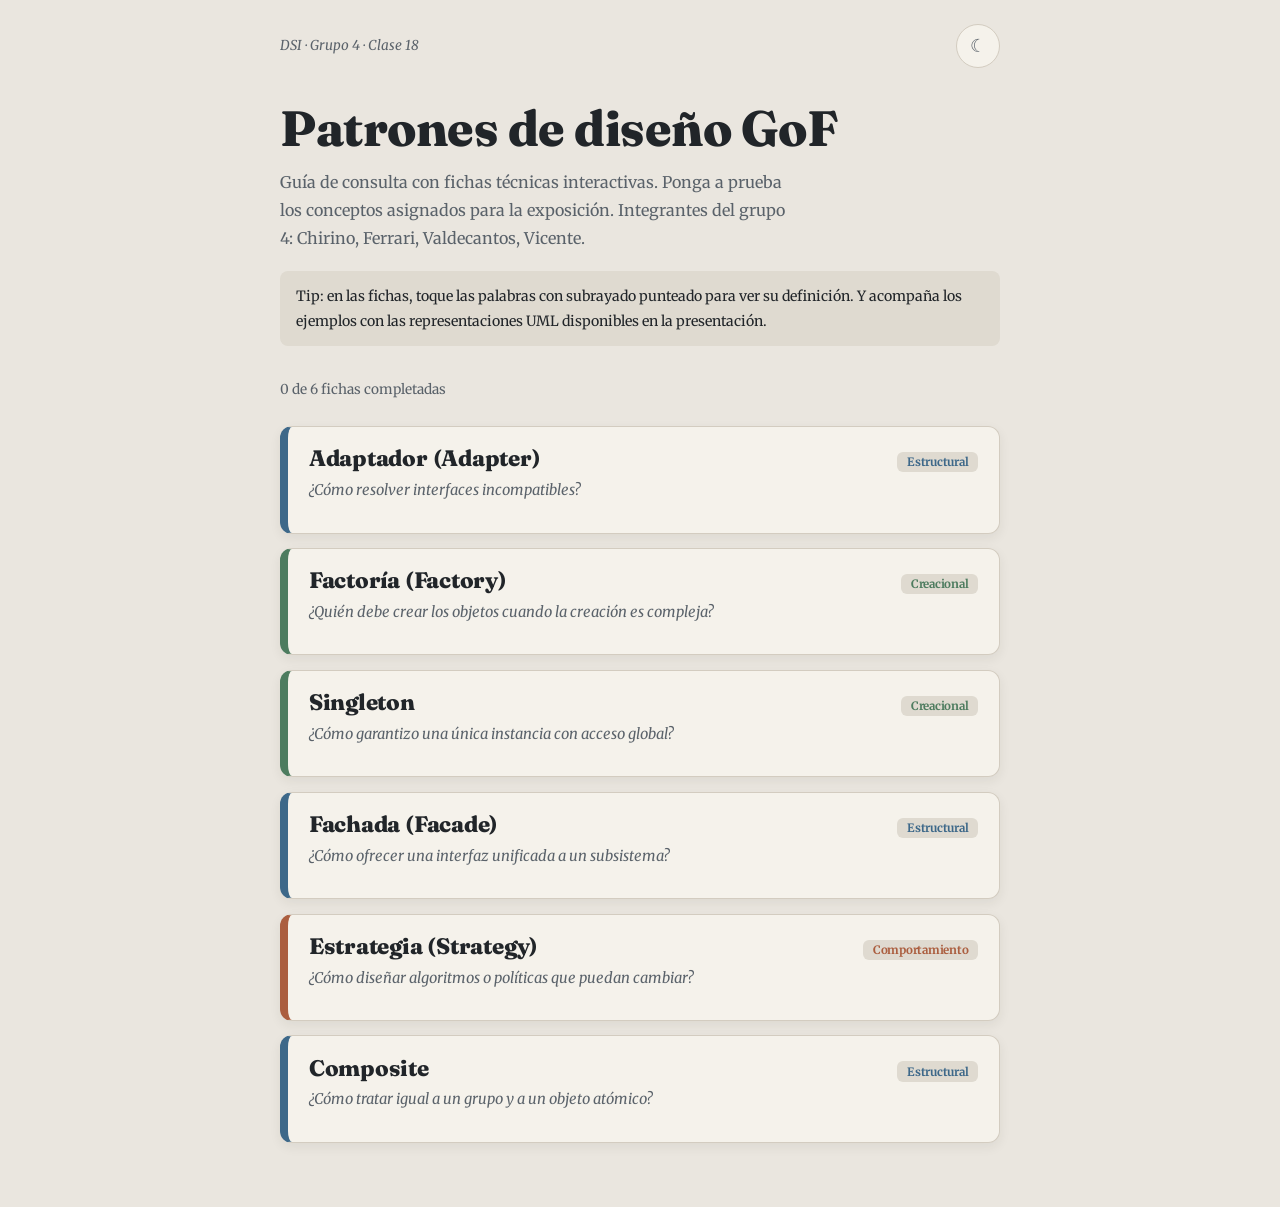
<file: index.html>
<!DOCTYPE html>
<html lang="es">
<head>
  <meta charset="UTF-8">
  <meta name="viewport" content="width=device-width, initial-scale=1, viewport-fit=cover">
  <title>Grupo 4 — Patrones GoF — Fichas de estudio</title>
  <link rel="preconnect" href="https://fonts.googleapis.com">
  <link rel="preconnect" href="https://fonts.gstatic.com" crossorigin>
  <link href="https://fonts.googleapis.com/css2?family=Fraunces:opsz,wght@9..144,700..900&family=Merriweather:ital,wght@0,300;0,400;0,700;1,300&family=JetBrains+Mono:wght@400;500&display=swap" rel="stylesheet">
  <link rel="stylesheet" href="styles.css">
  <script>
    // Aplica el tema elegido ANTES de pintar la página, para evitar un parpadeo
    // de colores. Es lo único que no puede esperar a script.js (que va con defer).
    try { const t = localStorage.getItem('gof-tema'); if (t) document.documentElement.dataset.theme = t; } catch {}
  </script>
  <script src="script.js" defer></script>
</head>
<body>
  <main class="wrap">
    <div class="top">
      <span class="brand">DSI · Grupo 4 · Clase 18</span>
      <button class="theme-toggle" type="button" aria-label="Cambiar tema"><span aria-hidden="true">◐</span></button>
    </div>

    <header class="hero">
      <h1>Patrones de diseño GoF</h1>
      <p>Guía de consulta con fichas técnicas interactivas. Ponga a prueba los conceptos asignados para la exposición. Integrantes del grupo 4: Chirino, Ferrari, Valdecantos, Vicente.</p>
    </header>

    <p class="hint">Tip: en las fichas, toque las palabras con subrayado punteado para ver su definición. Y acompaña los ejemplos con las representaciones UML disponibles en la presentación.</p>
    <p class="progress" aria-live="polite">0 de 6 fichas completadas</p>

    <ul class="list">
      <li>
        <a class="item cat-structural" href="ficha-adapter.html" data-id="adapter">
          <h2>Adaptador (Adapter)<span class="tag">Estructural</span></h2>
          <p class="q">¿Cómo resolver interfaces incompatibles?</p>
          <span class="done" hidden>✓ Completada</span>
        </a>
      </li>
      <li>
        <a class="item cat-creational" href="ficha-factory.html" data-id="factory">
          <h2>Factoría (Factory)<span class="tag">Creacional</span></h2>
          <p class="q">¿Quién debe crear los objetos cuando la creación es compleja?</p>
          <span class="done" hidden>✓ Completada</span>
        </a>
      </li>
      <li>
        <a class="item cat-creational" href="ficha-singleton.html" data-id="singleton">
          <h2>Singleton<span class="tag">Creacional</span></h2>
          <p class="q">¿Cómo garantizo una única instancia con acceso global?</p>
          <span class="done" hidden>✓ Completada</span>
        </a>
      </li>
      <li>
        <a class="item cat-structural" href="ficha-facade.html" data-id="facade">
          <h2>Fachada (Facade)<span class="tag">Estructural</span></h2>
          <p class="q">¿Cómo ofrecer una interfaz unificada a un subsistema?</p>
          <span class="done" hidden>✓ Completada</span>
        </a>
      </li>
      <li>
        <a class="item cat-behavioral" href="ficha-strategy.html" data-id="strategy">
          <h2>Estrategia (Strategy)<span class="tag">Comportamiento</span></h2>
          <p class="q">¿Cómo diseñar algoritmos o políticas que puedan cambiar?</p>
          <span class="done" hidden>✓ Completada</span>
        </a>
      </li>
      <li>
        <a class="item cat-structural" href="ficha-composite.html" data-id="composite">
          <h2>Composite<span class="tag">Estructural</span></h2>
          <p class="q">¿Cómo tratar igual a un grupo y a un objeto atómico?</p>
          <span class="done" hidden>✓ Completada</span>
        </a>
      </li>
    </ul>
  </main>

  <!-- Popover de conceptos (lo maneja script.js) -->
  <div id="pop" role="dialog" aria-live="polite" hidden></div>
</body>
</html>
</file>
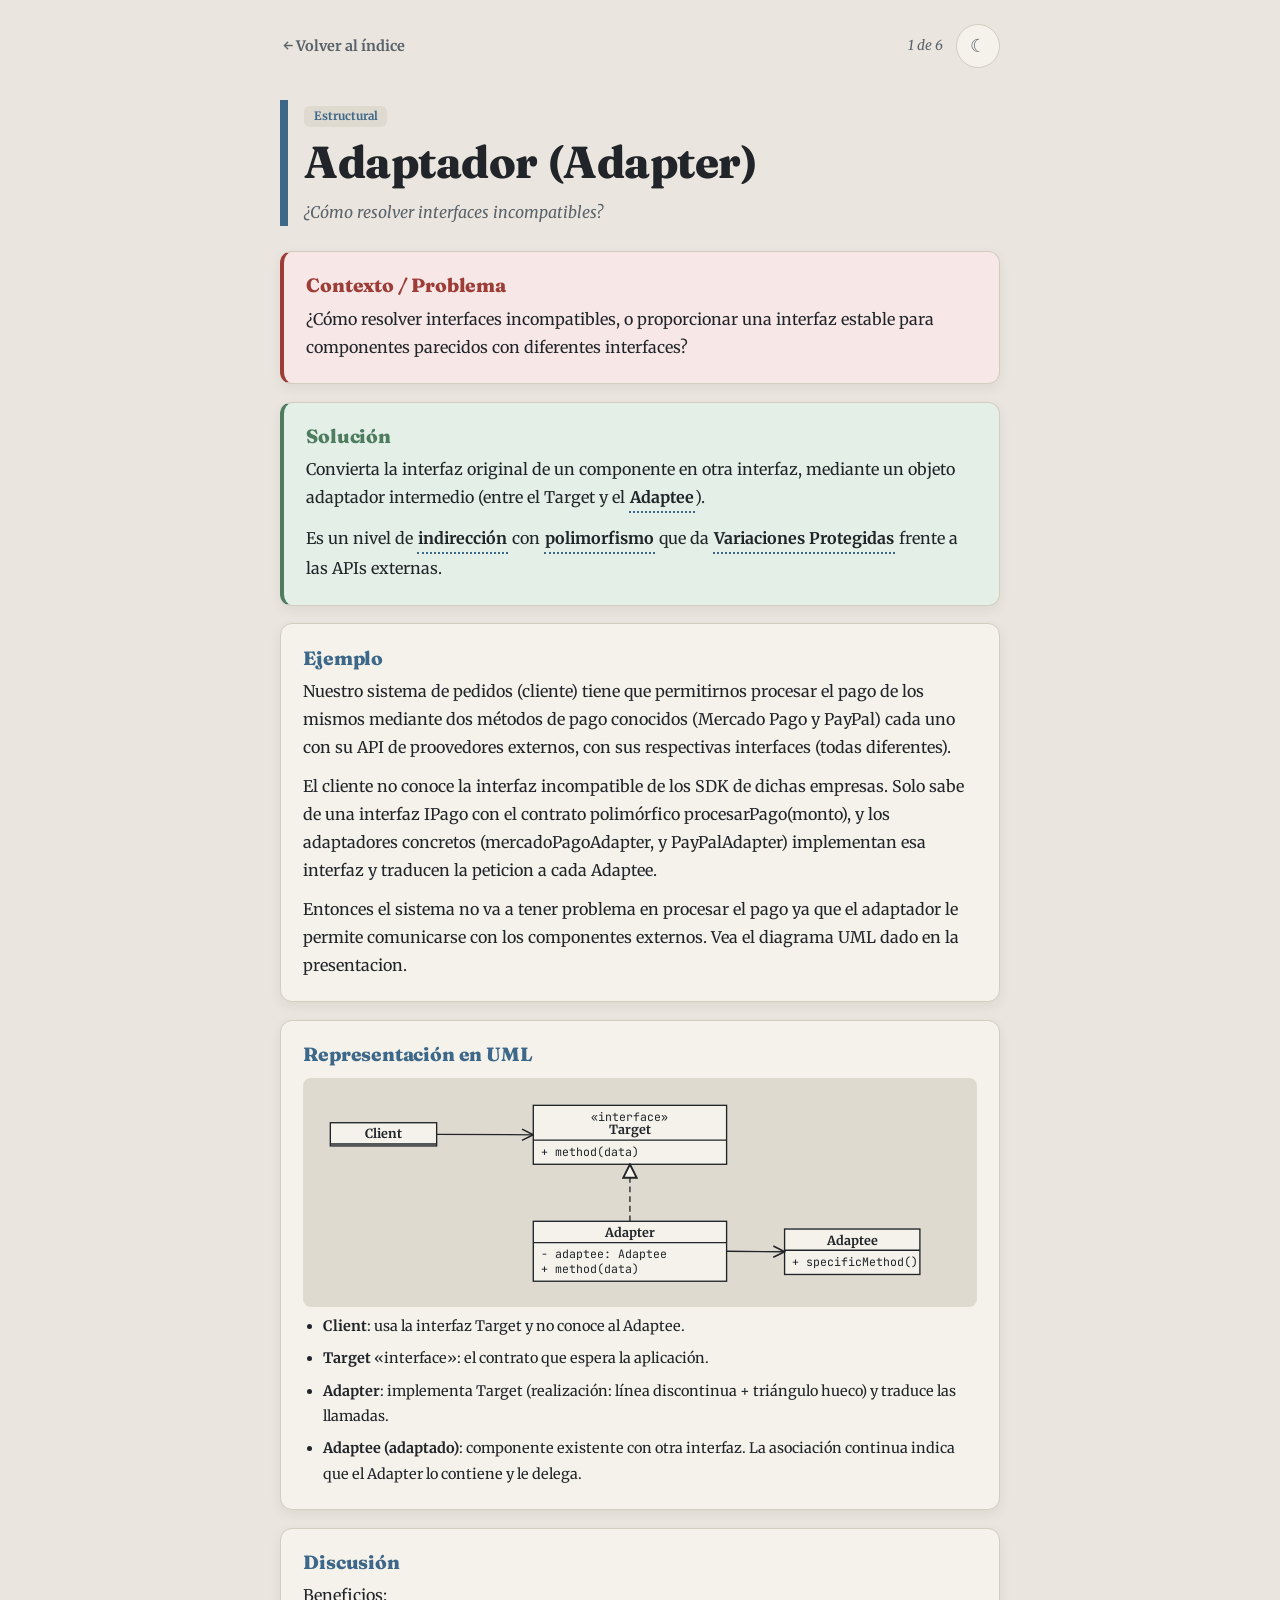
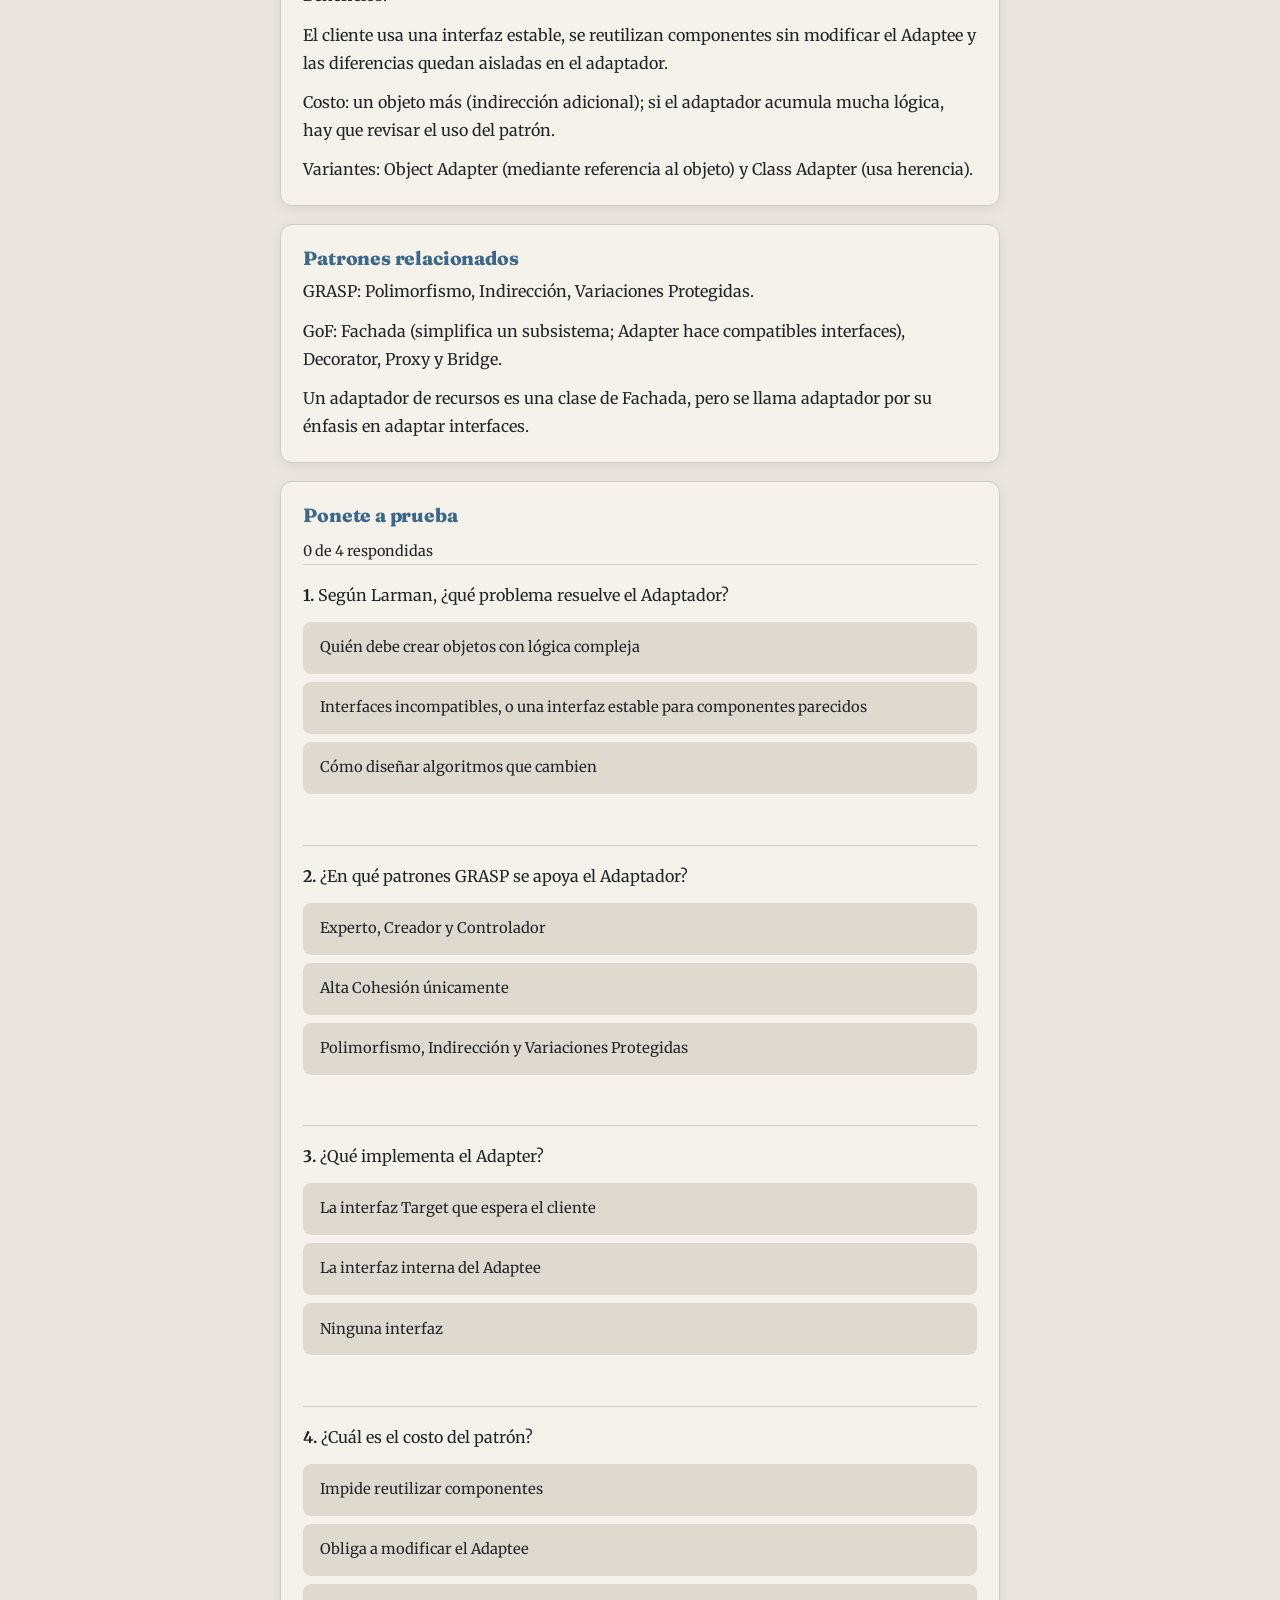
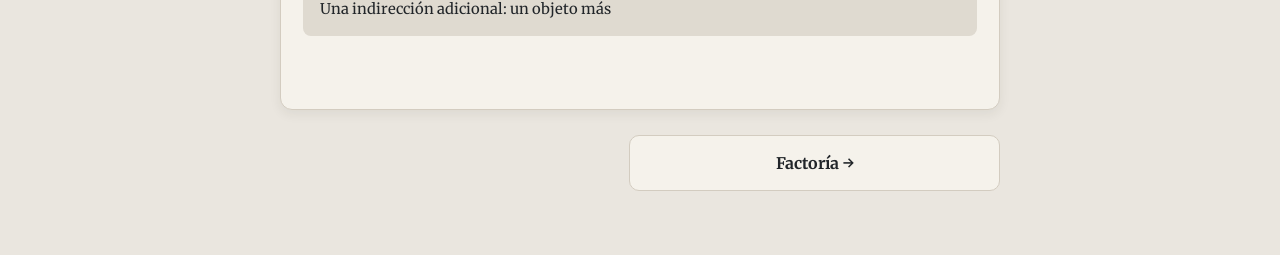
<file: ficha-adapter.html>
<!DOCTYPE html>
<html lang="es">
<head>
  <meta charset="UTF-8">
  <meta name="viewport" content="width=device-width, initial-scale=1, viewport-fit=cover">
  <title>Adaptador (Adapter) — Patrones GoF</title>
  <link rel="preconnect" href="https://fonts.googleapis.com">
  <link rel="preconnect" href="https://fonts.gstatic.com" crossorigin>
  <link href="https://fonts.googleapis.com/css2?family=Fraunces:opsz,wght@9..144,700..900&family=Merriweather:ital,wght@0,300;0,400;0,700;1,300&family=JetBrains+Mono:wght@400;500&display=swap" rel="stylesheet">
  <link rel="stylesheet" href="styles.css">
  <script>
    // Aplica el tema elegido ANTES de pintar la página, para evitar un parpadeo
    // de colores. Es lo único que no puede esperar a script.js (que va con defer).
    try { const t = localStorage.getItem('gof-tema'); if (t) document.documentElement.dataset.theme = t; } catch {}
  </script>
  <script src="script.js" defer></script>
</head>
<body data-ficha="adapter">
  <main class="wrap">
    <div class="top">
      <a class="back" href="index.html">← Volver al índice</a>
      <div class="top-right">
        <span class="brand">1 de 6</span>
        <button class="theme-toggle" type="button" aria-label="Cambiar tema"><span aria-hidden="true">◐</span></button>
      </div>
    </div>

    <article class="cat-structural">
      <header class="head">
        <span class="tag">Estructural</span>
        <h1>Adaptador (Adapter)</h1>
        <p class="analogy">¿Cómo resolver interfaces incompatibles?</p>
      </header>

      <section class="step bad">
        <h3>Contexto / Problema</h3>
        <p>¿Cómo resolver interfaces incompatibles, o proporcionar una interfaz estable para componentes parecidos con diferentes interfaces?</p>
      </section>

      <section class="step good">
        <h3>Solución</h3>
        <p>Convierta la interfaz original de un componente en otra interfaz, mediante un objeto adaptador intermedio (entre el Target y el <button class="term" data-k="adaptee">Adaptee</button>).</p>
		<p>Es un nivel de <button class="term" data-k="indir">indirección</button> con <button class="term" data-k="poli">polimorfismo</button> que da <button class="term" data-k="vp">Variaciones Protegidas</button> frente a las APIs externas.</p>
      </section>

      <section class="step">
        <h3>Ejemplo</h3>
        <p>Nuestro sistema de pedidos (cliente) tiene que permitirnos procesar el pago de los mismos mediante dos métodos de pago conocidos (Mercado Pago y PayPal) cada uno con su API de proovedores externos, con sus respectivas interfaces (todas diferentes).</p>
		<p>El cliente no conoce la interfaz incompatible de los SDK de dichas empresas. Solo sabe de una interfaz IPago con el contrato polimórfico procesarPago(monto), y los adaptadores concretos (mercadoPagoAdapter, y PayPalAdapter) implementan esa interfaz y traducen la peticion a cada Adaptee.</p>
		<p>Entonces el sistema no va a tener problema en procesar el pago ya que el adaptador le permite comunicarse con los componentes externos. Vea el diagrama UML dado en la presentacion.</p>
      </section>

      <section class="step">
        <h3>Representación en UML</h3>
        <div class="uml" role="img" aria-label="Diagrama de clases UML de Adaptador (Adapter)">
          <svg viewBox="0 0 680 220" xmlns="http://www.w3.org/2000/svg">
            <defs>
              <marker id="tri" viewBox="0 0 12 12" refX="11" refY="6" markerWidth="12" markerHeight="12" orient="auto">
                <path d="M1 1L11 6L1 11Z" class="box"/>
              </marker>
              <marker id="arr" viewBox="0 0 12 12" refX="11" refY="6" markerWidth="10" markerHeight="10" orient="auto">
                <path d="M1 1L11 6L1 11" class="ln"/>
              </marker>
              <marker id="dia" viewBox="0 0 14 10" refX="1" refY="5" markerWidth="14" markerHeight="10" orient="auto">
                <path d="M1 5L7 1L13 5L7 9Z" class="box"/>
              </marker>
            </defs>
            <rect class="box" x="20" y="38" width="110" height="24"/>
            <text class="t" x="75" y="54" text-anchor="middle" style="font-size:13px">Client</text>
            <line class="ln" x1="20" x2="130" y1="60" y2="60"/>
            <rect class="box" x="230" y="20" width="200" height="61"/>
            <text x="330" y="36" text-anchor="middle">«interface»</text>
            <text class="t" x="330" y="50" text-anchor="middle" style="font-size:13px">Target</text>
            <line class="ln" x1="230" x2="430" y1="56" y2="56"/>
            <text x="238" y="72">+ method(data)</text>
            <rect class="box" x="230" y="140" width="200" height="62"/>
            <text class="t" x="330" y="156" text-anchor="middle" style="font-size:13px">Adapter</text>
            <line class="ln" x1="230" x2="430" y1="162" y2="162"/>
            <text x="238" y="178">- adaptee: Adaptee</text>
            <text x="238" y="193">+ method(data)</text>
            <rect class="box" x="490" y="148" width="140" height="47"/>
            <text class="t" x="560" y="164" text-anchor="middle" style="font-size:13px">Adaptee</text>
            <line class="ln" x1="490" x2="630" y1="170" y2="170"/>
            <text x="498" y="186">+ specificMethod()</text>
            <line class="ln" x1="130" y1="50" x2="230" y2="50.5" marker-end="url(#arr)"/>
            <line class="ln" x1="330" y1="140" x2="330" y2="81" stroke-dasharray="6 4" marker-end="url(#tri)"/>
            <line class="ln" x1="430" y1="171" x2="490" y2="171.5" marker-end="url(#arr)"/>
          </svg>
        </div>
        <ul class="legend">
          <li><b>Client</b>: usa la interfaz Target y no conoce al Adaptee.</li>
          <li><b>Target</b> «interface»: el contrato que espera la aplicación.</li>
          <li><b>Adapter</b>: implementa Target (realización: línea discontinua + triángulo hueco) y traduce las llamadas.</li>
          <li><b>Adaptee (adaptado)</b>: componente existente con otra interfaz. La asociación continua indica que el Adapter lo contiene y le delega.</li>
        </ul>
      </section>

      <section class="step">
        <h3>Discusión</h3>
		<p>Beneficios:</p>
		<p>El cliente usa una interfaz estable, se reutilizan componentes sin modificar el Adaptee y las diferencias quedan aisladas en el adaptador.</p>
		<p>Costo: un objeto más (indirección adicional); si el adaptador acumula mucha lógica, hay que revisar el uso del patrón.</p>
		<p>Variantes: Object Adapter (mediante referencia al objeto) y Class Adapter (usa herencia).</p>
      </section>

      <section class="step">
        <h3>Patrones relacionados</h3>
        <p>GRASP: Polimorfismo, Indirección, Variaciones Protegidas.</p>
		<p>GoF: Fachada (simplifica un subsistema; Adapter hace compatibles interfaces), Decorator, Proxy y Bridge.</p>
		<p>Un adaptador de recursos es una clase de Fachada, pero se llama adaptador por su énfasis en adaptar interfaces.</p>
      </section>

      <section class="step">
        <h3>Ponete a prueba</h3>
        <p class="fb" id="sc" aria-live="polite">0 de 4 respondidas</p>
        <div class="qq" data-answer="1" data-explain="Es el Contexto/Problema del patrón.">
          <p><b>1.</b> Según Larman, ¿qué problema resuelve el Adaptador?</p>
          <div class="opts">
            <button class="opt">Quién debe crear objetos con lógica compleja</button>
            <button class="opt">Interfaces incompatibles, o una interfaz estable para componentes parecidos</button>
            <button class="opt">Cómo diseñar algoritmos que cambien</button>
          </div>
          <p class="fb" aria-live="polite"></p>
        </div>
        <div class="qq" data-answer="2" data-explain="Larman lo presenta como una especialización de estos componentes básicos GRASP.">
          <p><b>2.</b> ¿En qué patrones GRASP se apoya el Adaptador?</p>
          <div class="opts">
            <button class="opt">Experto, Creador y Controlador</button>
            <button class="opt">Alta Cohesión únicamente</button>
            <button class="opt">Polimorfismo, Indirección y Variaciones Protegidas</button>
          </div>
          <p class="fb" aria-live="polite"></p>
        </div>
        <div class="qq" data-answer="0" data-explain="Implementa Target y traduce las llamadas al Adaptee.">
          <p><b>3.</b> ¿Qué implementa el Adapter?</p>
          <div class="opts">
            <button class="opt">La interfaz Target que espera el cliente</button>
            <button class="opt">La interfaz interna del Adaptee</button>
            <button class="opt">Ninguna interfaz</button>
          </div>
          <p class="fb" aria-live="polite"></p>
        </div>
        <div class="qq" data-answer="2" data-explain="Aumenta ligeramente la complejidad estructural.">
          <p><b>4.</b> ¿Cuál es el costo del patrón?</p>
          <div class="opts">
            <button class="opt">Impide reutilizar componentes</button>
            <button class="opt">Obliga a modificar el Adaptee</button>
            <button class="opt">Una indirección adicional: un objeto más</button>
          </div>
          <p class="fb" aria-live="polite"></p>
        </div>
      </section>

      <nav class="nav">
        <span class="spacer"></span>
        <a href="ficha-factory.html">Factoría →</a>
      </nav>
    </article>
  </main>

  <!-- Popover de conceptos (lo maneja script.js) -->
  <div id="pop" role="dialog" aria-live="polite" hidden></div>
</body>
</html>
</file>
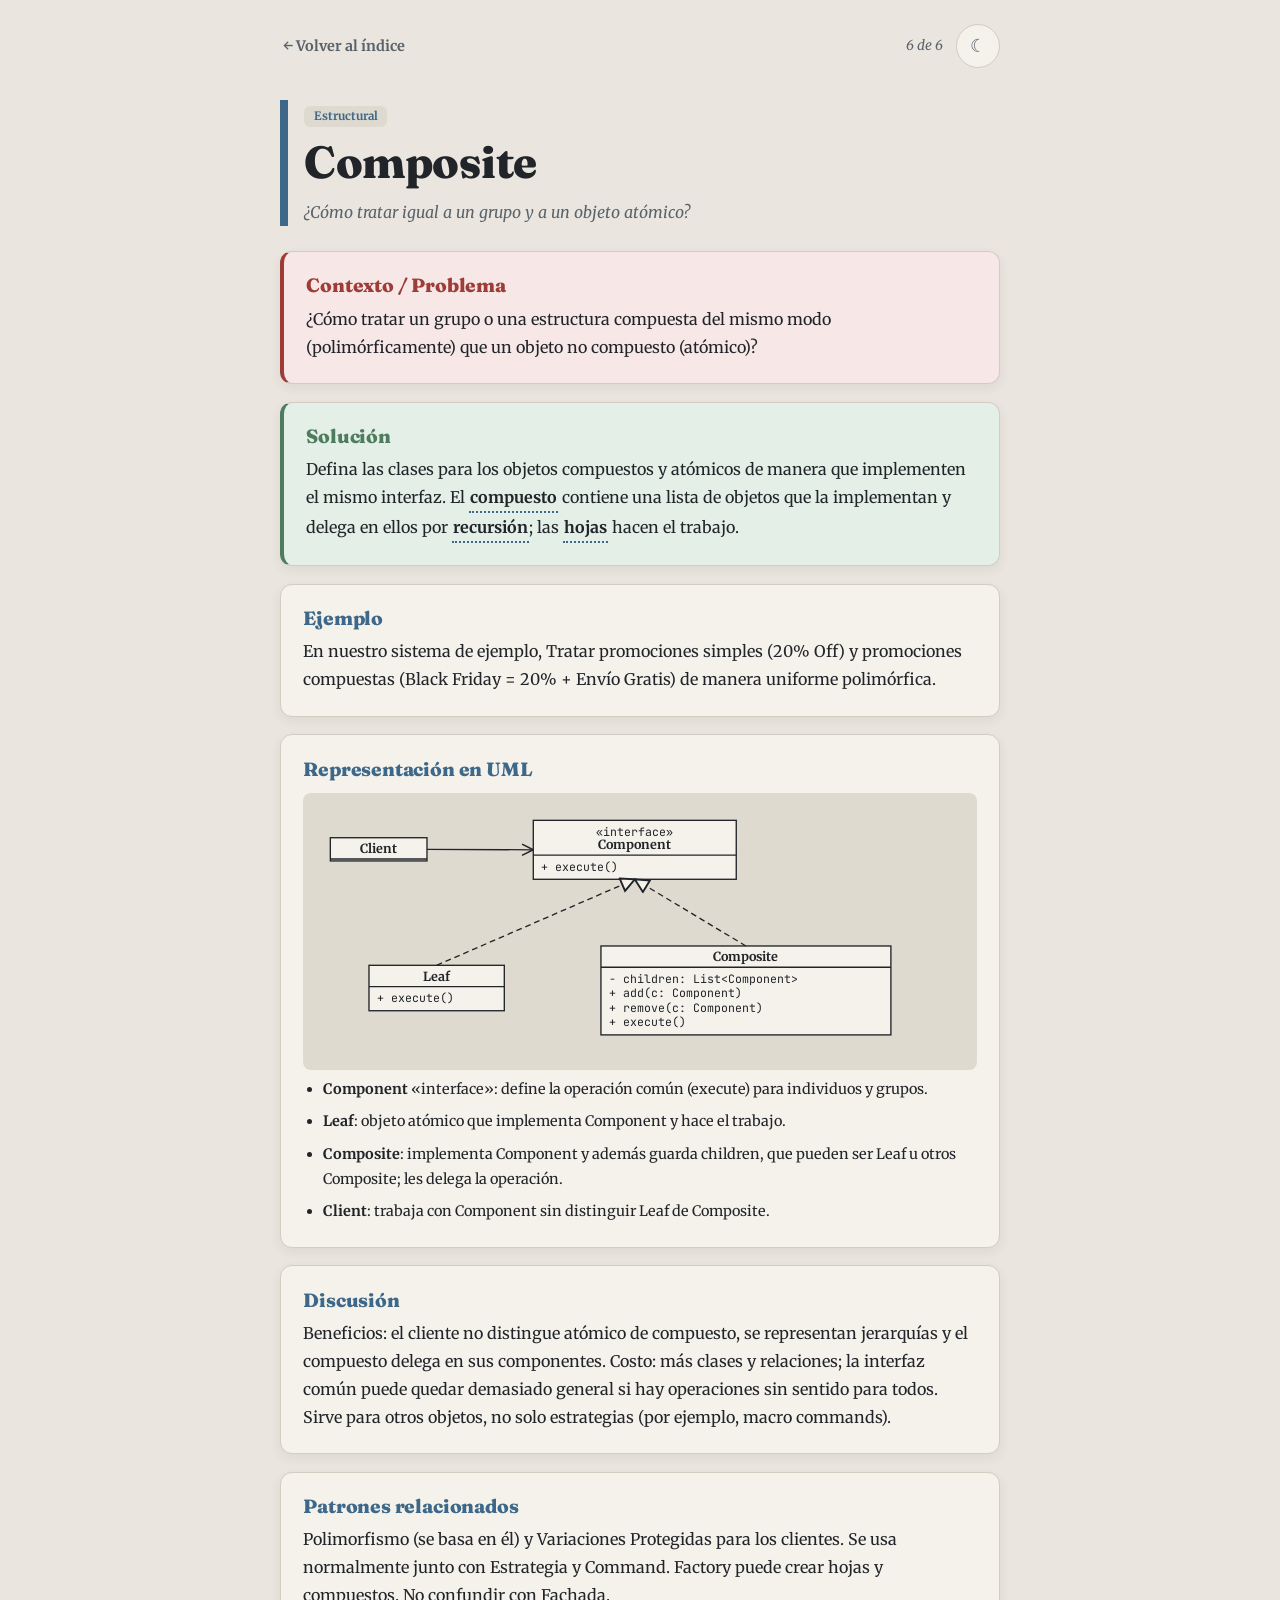
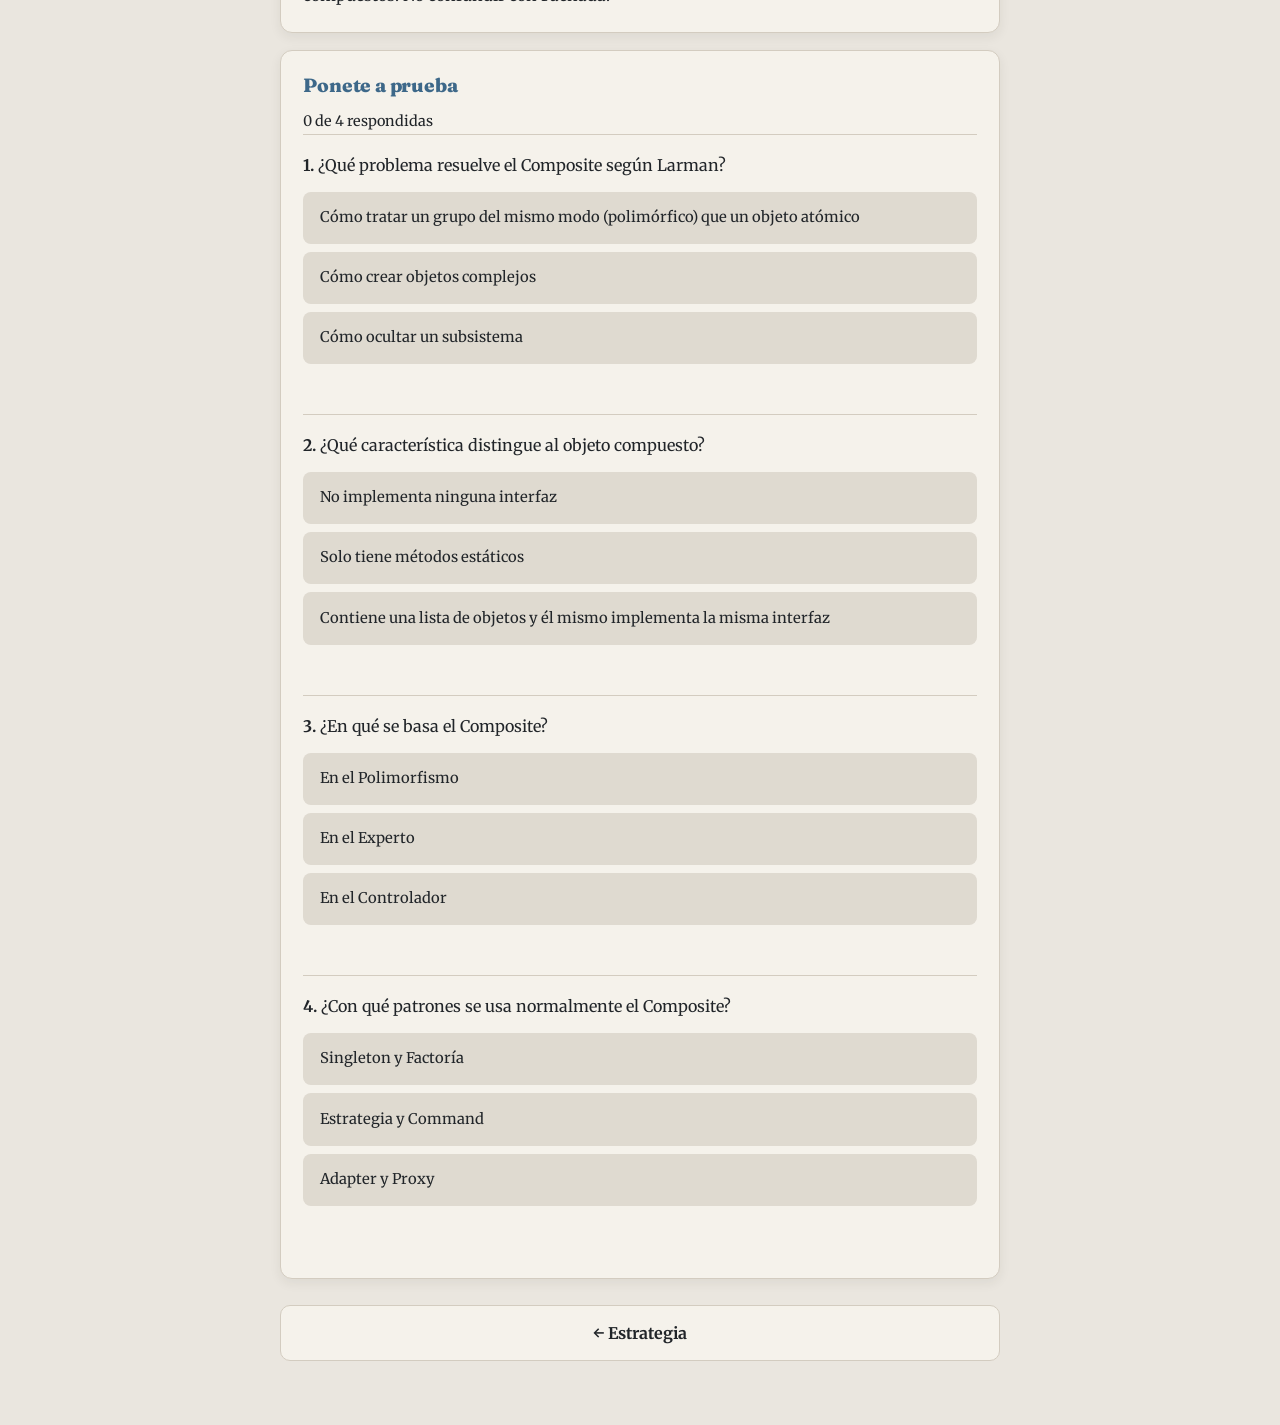
<file: ficha-composite.html>
<!DOCTYPE html>
<html lang="es">
<head>
  <meta charset="UTF-8">
  <meta name="viewport" content="width=device-width, initial-scale=1, viewport-fit=cover">
  <title>Composite — Patrones GoF</title>
  <link rel="preconnect" href="https://fonts.googleapis.com">
  <link rel="preconnect" href="https://fonts.gstatic.com" crossorigin>
  <link href="https://fonts.googleapis.com/css2?family=Fraunces:opsz,wght@9..144,700..900&family=Merriweather:ital,wght@0,300;0,400;0,700;1,300&family=JetBrains+Mono:wght@400;500&display=swap" rel="stylesheet">
  <link rel="stylesheet" href="styles.css">
  <script>
    // Aplica el tema elegido ANTES de pintar la página, para evitar un parpadeo
    // de colores. Es lo único que no puede esperar a script.js (que va con defer).
    try { const t = localStorage.getItem('gof-tema'); if (t) document.documentElement.dataset.theme = t; } catch {}
  </script>
  <script src="script.js" defer></script>
</head>
<body data-ficha="composite">
  <main class="wrap">
    <div class="top">
      <a class="back" href="index.html">← Volver al índice</a>
      <div class="top-right">
        <span class="brand">6 de 6</span>
        <button class="theme-toggle" type="button" aria-label="Cambiar tema"><span aria-hidden="true">◐</span></button>
      </div>
    </div>

    <article class="cat-structural">
      <header class="head">
        <span class="tag">Estructural</span>
        <h1>Composite</h1>
        <p class="analogy">¿Cómo tratar igual a un grupo y a un objeto atómico?</p>
      </header>

      <section class="step bad">
        <h3>Contexto / Problema</h3>
        <p>¿Cómo tratar un grupo o una estructura compuesta del mismo modo (polimórficamente) que un objeto no compuesto (atómico)?</p>
      </section>

      <section class="step good">
        <h3>Solución</h3>
        <p>Defina las clases para los objetos compuestos y atómicos de manera que implementen el mismo interfaz. El <button class="term" data-k="comp">compuesto</button> contiene una lista de objetos que la implementan y delega en ellos por <button class="term" data-k="rec">recursión</button>; las <button class="term" data-k="hoja">hojas</button> hacen el trabajo.</p>
      </section>

      <section class="step">
        <h3>Ejemplo</h3>
        <p>En nuestro sistema de ejemplo, Tratar promociones simples (20% Off) y promociones compuestas (Black Friday = 20% + Envío Gratis) de manera uniforme polimórfica.</p>
      </section>

      <section class="step">
        <h3>Representación en UML</h3>
        <div class="uml" role="img" aria-label="Diagrama de clases UML de Composite">
          <svg viewBox="0 0 680 270" xmlns="http://www.w3.org/2000/svg">
            <defs>
              <marker id="tri" viewBox="0 0 12 12" refX="11" refY="6" markerWidth="12" markerHeight="12" orient="auto">
                <path d="M1 1L11 6L1 11Z" class="box"/>
              </marker>
              <marker id="arr" viewBox="0 0 12 12" refX="11" refY="6" markerWidth="10" markerHeight="10" orient="auto">
                <path d="M1 1L11 6L1 11" class="ln"/>
              </marker>
              <marker id="dia" viewBox="0 0 14 10" refX="1" refY="5" markerWidth="14" markerHeight="10" orient="auto">
                <path d="M1 5L7 1L13 5L7 9Z" class="box"/>
              </marker>
            </defs>
            <rect class="box" x="20" y="38" width="100" height="24"/>
            <text class="t" x="70" y="54" text-anchor="middle" style="font-size:13px">Client</text>
            <line class="ln" x1="20" x2="120" y1="60" y2="60"/>
            <rect class="box" x="230" y="20" width="210" height="61"/>
            <text x="335" y="36" text-anchor="middle">«interface»</text>
            <text class="t" x="335" y="50" text-anchor="middle" style="font-size:13px">Component</text>
            <line class="ln" x1="230" x2="440" y1="56" y2="56"/>
            <text x="238" y="72">+ execute()</text>
            <rect class="box" x="60" y="170" width="140" height="47"/>
            <text class="t" x="130" y="186" text-anchor="middle" style="font-size:13px">Leaf</text>
            <line class="ln" x1="60" x2="200" y1="192" y2="192"/>
            <text x="68" y="208">+ execute()</text>
            <rect class="box" x="300" y="150" width="300" height="92"/>
            <text class="t" x="450" y="166" text-anchor="middle" style="font-size:13px">Composite</text>
            <line class="ln" x1="300" x2="600" y1="172" y2="172"/>
            <text x="308" y="188">- children: List&lt;Component&gt;</text>
            <text x="308" y="203">+ add(c: Component)</text>
            <text x="308" y="218">+ remove(c: Component)</text>
            <text x="308" y="233">+ execute()</text>
            <line class="ln" x1="120" y1="50" x2="230" y2="50.5" marker-end="url(#arr)"/>
            <line class="ln" x1="130" y1="170" x2="335" y2="81" stroke-dasharray="6 4" marker-end="url(#tri)"/>
            <line class="ln" x1="450" y1="150" x2="335" y2="81" stroke-dasharray="6 4" marker-end="url(#tri)"/>
          </svg>
        </div>
        <ul class="legend">
          <li><b>Component</b> «interface»: define la operación común (execute) para individuos y grupos.</li>
          <li><b>Leaf</b>: objeto atómico que implementa Component y hace el trabajo.</li>
          <li><b>Composite</b>: implementa Component y además guarda children, que pueden ser Leaf u otros Composite; les delega la operación.</li>
          <li><b>Client</b>: trabaja con Component sin distinguir Leaf de Composite.</li>
        </ul>
      </section>

      <section class="step">
        <h3>Discusión</h3>
        <p>Beneficios: el cliente no distingue atómico de compuesto, se representan jerarquías y el compuesto delega en sus componentes. Costo: más clases y relaciones; la interfaz común puede quedar demasiado general si hay operaciones sin sentido para todos. Sirve para otros objetos, no solo estrategias (por ejemplo, macro commands).</p>
      </section>

      <section class="step">
        <h3>Patrones relacionados</h3>
        <p>Polimorfismo (se basa en él) y Variaciones Protegidas para los clientes. Se usa normalmente junto con Estrategia y Command. Factory puede crear hojas y compuestos. No confundir con Fachada.</p>
      </section>

      <section class="step">
        <h3>Ponete a prueba</h3>
        <p class="fb" id="sc" aria-live="polite">0 de 4 respondidas</p>
        <div class="qq" data-answer="0" data-explain="Es su Contexto/Problema.">
          <p><b>1.</b> ¿Qué problema resuelve el Composite según Larman?</p>
          <div class="opts">
            <button class="opt">Cómo tratar un grupo del mismo modo (polimórfico) que un objeto atómico</button>
            <button class="opt">Cómo crear objetos complejos</button>
            <button class="opt">Cómo ocultar un subsistema</button>
          </div>
          <p class="fb" aria-live="polite"></p>
        </div>
        <div class="qq" data-answer="2" data-explain="Externos e internos implementan la misma interfaz.">
          <p><b>2.</b> ¿Qué característica distingue al objeto compuesto?</p>
          <div class="opts">
            <button class="opt">No implementa ninguna interfaz</button>
            <button class="opt">Solo tiene métodos estáticos</button>
            <button class="opt">Contiene una lista de objetos y él mismo implementa la misma interfaz</button>
          </div>
          <p class="fb" aria-live="polite"></p>
        </div>
        <div class="qq" data-answer="0" data-explain="Y proporciona Variaciones Protegidas a los clientes.">
          <p><b>3.</b> ¿En qué se basa el Composite?</p>
          <div class="opts">
            <button class="opt">En el Polimorfismo</button>
            <button class="opt">En el Experto</button>
            <button class="opt">En el Controlador</button>
          </div>
          <p class="fb" aria-live="polite"></p>
        </div>
        <div class="qq" data-answer="1" data-explain="Larman lo aplica sobre una familia de Estrategias.">
          <p><b>4.</b> ¿Con qué patrones se usa normalmente el Composite?</p>
          <div class="opts">
            <button class="opt">Singleton y Factoría</button>
            <button class="opt">Estrategia y Command</button>
            <button class="opt">Adapter y Proxy</button>
          </div>
          <p class="fb" aria-live="polite"></p>
        </div>
      </section>

      <nav class="nav">
        <a href="ficha-strategy.html">← Estrategia</a>
      </nav>
    </article>
  </main>

  <!-- Popover de conceptos (lo maneja script.js) -->
  <div id="pop" role="dialog" aria-live="polite" hidden></div>
</body>
</html>
</file>
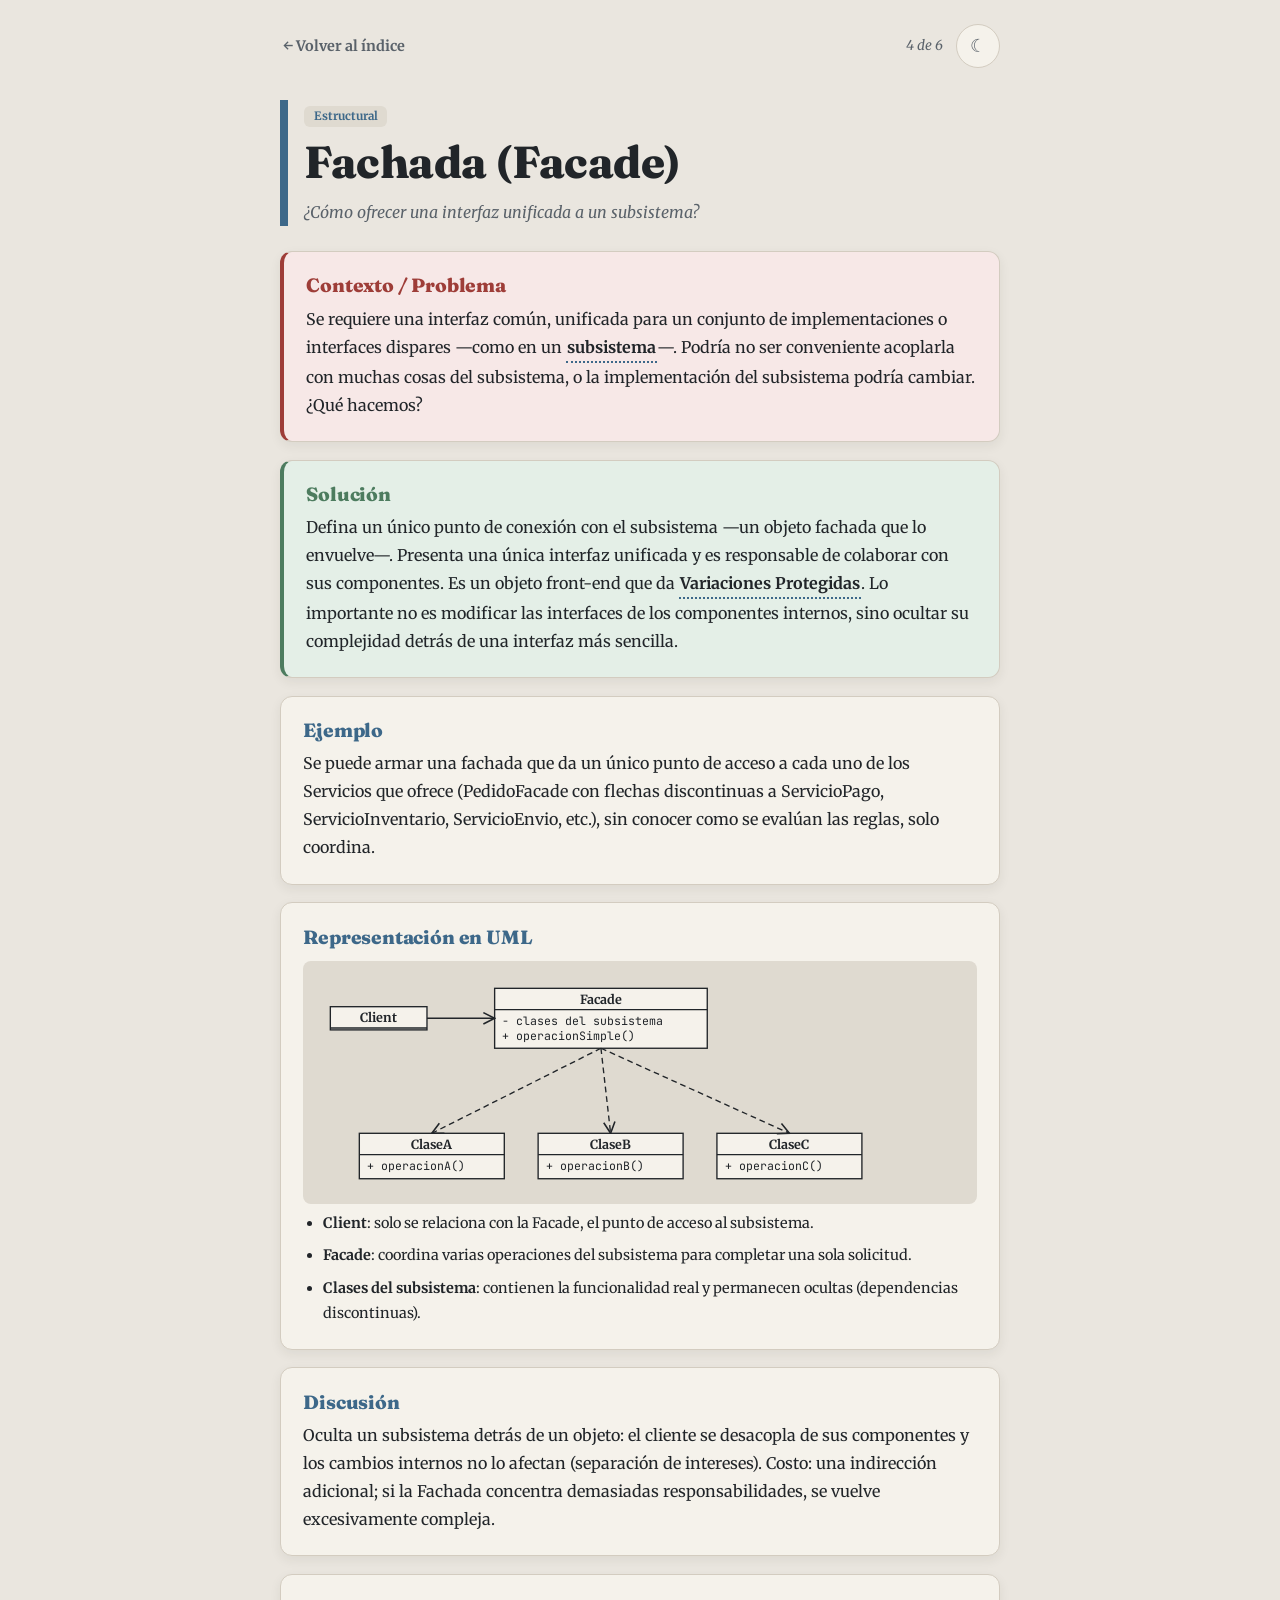
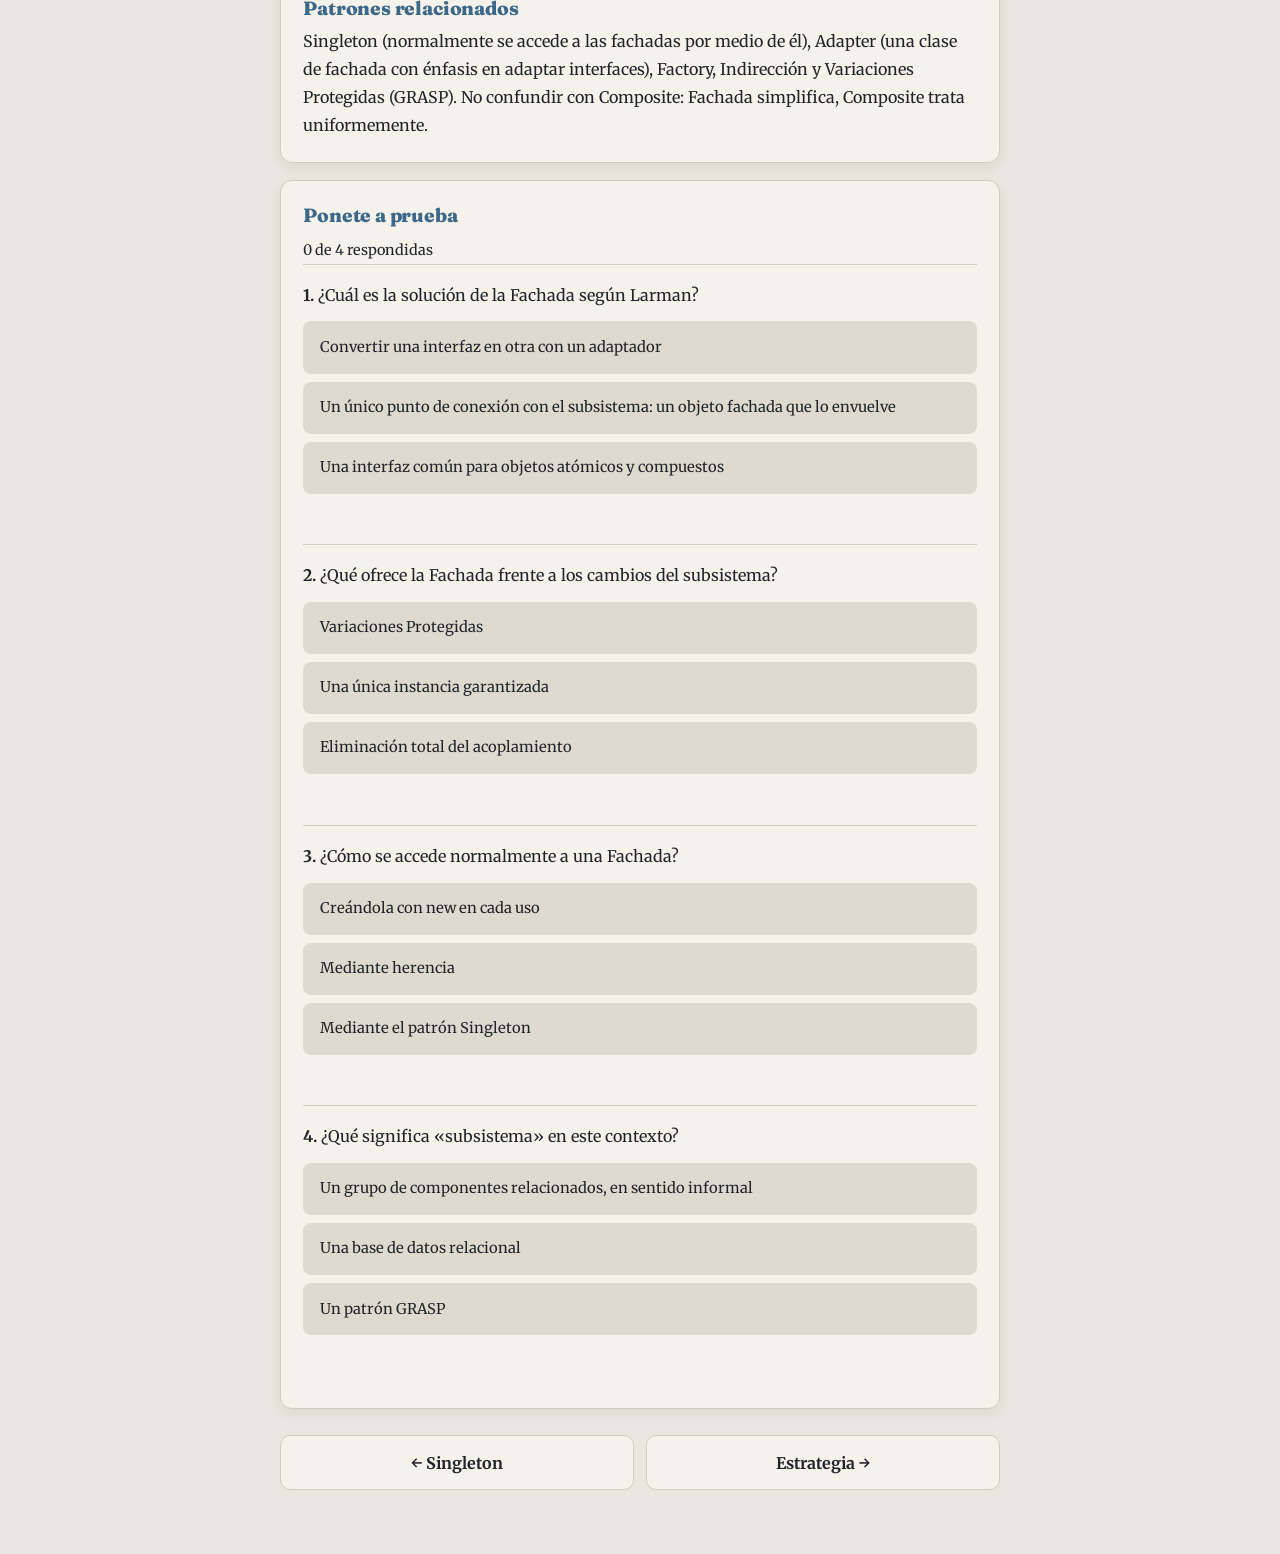
<file: ficha-facade.html>
<!DOCTYPE html>
<html lang="es">
<head>
  <meta charset="UTF-8">
  <meta name="viewport" content="width=device-width, initial-scale=1, viewport-fit=cover">
  <title>Fachada (Facade) — Patrones GoF</title>
  <link rel="preconnect" href="https://fonts.googleapis.com">
  <link rel="preconnect" href="https://fonts.gstatic.com" crossorigin>
  <link href="https://fonts.googleapis.com/css2?family=Fraunces:opsz,wght@9..144,700..900&family=Merriweather:ital,wght@0,300;0,400;0,700;1,300&family=JetBrains+Mono:wght@400;500&display=swap" rel="stylesheet">
  <link rel="stylesheet" href="styles.css">
  <script>
    // Aplica el tema elegido ANTES de pintar la página, para evitar un parpadeo
    // de colores. Es lo único que no puede esperar a script.js (que va con defer).
    try { const t = localStorage.getItem('gof-tema'); if (t) document.documentElement.dataset.theme = t; } catch {}
  </script>
  <script src="script.js" defer></script>
</head>
<body data-ficha="facade">
  <main class="wrap">
    <div class="top">
      <a class="back" href="index.html">← Volver al índice</a>
      <div class="top-right">
        <span class="brand">4 de 6</span>
        <button class="theme-toggle" type="button" aria-label="Cambiar tema"><span aria-hidden="true">◐</span></button>
      </div>
    </div>

    <article class="cat-structural">
      <header class="head">
        <span class="tag">Estructural</span>
        <h1>Fachada (Facade)</h1>
        <p class="analogy">¿Cómo ofrecer una interfaz unificada a un subsistema?</p>
      </header>

      <section class="step bad">
        <h3>Contexto / Problema</h3>
        <p>Se requiere una interfaz común, unificada para un conjunto de implementaciones o interfaces dispares —como en un <button class="term" data-k="sub">subsistema</button>—. Podría no ser conveniente acoplarla con muchas cosas del subsistema, o la implementación del subsistema podría cambiar. ¿Qué hacemos?</p>
      </section>

      <section class="step good">
        <h3>Solución</h3>
        <p>Defina un único punto de conexión con el subsistema —un objeto fachada que lo envuelve—. Presenta una única interfaz unificada y es responsable de colaborar con sus componentes. Es un objeto front-end que da <button class="term" data-k="vp">Variaciones Protegidas</button>. Lo importante no es modificar las interfaces de los componentes internos, sino ocultar su complejidad detrás de una interfaz más sencilla.</p>
      </section>

      <section class="step">
        <h3>Ejemplo</h3>
        <p>Se puede armar una fachada que da un único punto de acceso a cada uno de los Servicios que ofrece (PedidoFacade con flechas discontinuas a ServicioPago, ServicioInventario, ServicioEnvio, etc.), sin conocer como se evalúan las reglas, solo coordina.</p>
      </section>

      <section class="step">
        <h3>Representación en UML</h3>
        <div class="uml" role="img" aria-label="Diagrama de clases UML de Fachada (Facade)">
          <svg viewBox="0 0 680 235" xmlns="http://www.w3.org/2000/svg">
            <defs>
              <marker id="tri" viewBox="0 0 12 12" refX="11" refY="6" markerWidth="12" markerHeight="12" orient="auto">
                <path d="M1 1L11 6L1 11Z" class="box"/>
              </marker>
              <marker id="arr" viewBox="0 0 12 12" refX="11" refY="6" markerWidth="10" markerHeight="10" orient="auto">
                <path d="M1 1L11 6L1 11" class="ln"/>
              </marker>
              <marker id="dia" viewBox="0 0 14 10" refX="1" refY="5" markerWidth="14" markerHeight="10" orient="auto">
                <path d="M1 5L7 1L13 5L7 9Z" class="box"/>
              </marker>
            </defs>
            <rect class="box" x="20" y="39" width="100" height="24"/>
            <text class="t" x="70" y="55" text-anchor="middle" style="font-size:13px">Client</text>
            <line class="ln" x1="20" x2="120" y1="61" y2="61"/>
            <rect class="box" x="190" y="20" width="220" height="62"/>
            <text class="t" x="300" y="36" text-anchor="middle" style="font-size:13px">Facade</text>
            <line class="ln" x1="190" x2="410" y1="42" y2="42"/>
            <text x="198" y="58">- clases del subsistema</text>
            <text x="198" y="73">+ operacionSimple()</text>
            <rect class="box" x="50" y="170" width="150" height="47"/>
            <text class="t" x="125" y="186" text-anchor="middle" style="font-size:13px">ClaseA</text>
            <line class="ln" x1="50" x2="200" y1="192" y2="192"/>
            <text x="58" y="208">+ operacionA()</text>
            <rect class="box" x="235" y="170" width="150" height="47"/>
            <text class="t" x="310" y="186" text-anchor="middle" style="font-size:13px">ClaseB</text>
            <line class="ln" x1="235" x2="385" y1="192" y2="192"/>
            <text x="243" y="208">+ operacionB()</text>
            <rect class="box" x="420" y="170" width="150" height="47"/>
            <text class="t" x="495" y="186" text-anchor="middle" style="font-size:13px">ClaseC</text>
            <line class="ln" x1="420" x2="570" y1="192" y2="192"/>
            <text x="428" y="208">+ operacionC()</text>
            <line class="ln" x1="120" y1="51" x2="190" y2="51" marker-end="url(#arr)"/>
            <line class="ln" x1="300" y1="82" x2="125" y2="170" stroke-dasharray="6 4" marker-end="url(#arr)"/>
            <line class="ln" x1="300" y1="82" x2="310" y2="170" stroke-dasharray="6 4" marker-end="url(#arr)"/>
            <line class="ln" x1="300" y1="82" x2="495" y2="170" stroke-dasharray="6 4" marker-end="url(#arr)"/>
          </svg>
        </div>
        <ul class="legend">
          <li><b>Client</b>: solo se relaciona con la Facade, el punto de acceso al subsistema.</li>
          <li><b>Facade</b>: coordina varias operaciones del subsistema para completar una sola solicitud.</li>
          <li><b>Clases del subsistema</b>: contienen la funcionalidad real y permanecen ocultas (dependencias discontinuas).</li>
        </ul>
      </section>

      <section class="step">
        <h3>Discusión</h3>
        <p>Oculta un subsistema detrás de un objeto: el cliente se desacopla de sus componentes y los cambios internos no lo afectan (separación de intereses). Costo: una indirección adicional; si la Fachada concentra demasiadas responsabilidades, se vuelve excesivamente compleja.</p>
      </section>

      <section class="step">
        <h3>Patrones relacionados</h3>
        <p>Singleton (normalmente se accede a las fachadas por medio de él), Adapter (una clase de fachada con énfasis en adaptar interfaces), Factory, Indirección y Variaciones Protegidas (GRASP). No confundir con Composite: Fachada simplifica, Composite trata uniformemente.</p>
      </section>

      <section class="step">
        <h3>Ponete a prueba</h3>
        <p class="fb" id="sc" aria-live="polite">0 de 4 respondidas</p>
        <div class="qq" data-answer="1" data-explain="La Fachada es el front-end del subsistema.">
          <p><b>1.</b> ¿Cuál es la solución de la Fachada según Larman?</p>
          <div class="opts">
            <button class="opt">Convertir una interfaz en otra con un adaptador</button>
            <button class="opt">Un único punto de conexión con el subsistema: un objeto fachada que lo envuelve</button>
            <button class="opt">Una interfaz común para objetos atómicos y compuestos</button>
          </div>
          <p class="fb" aria-live="polite"></p>
        </div>
        <div class="qq" data-answer="0" data-explain="Los clientes dependen de la Fachada y no de la implementación interna.">
          <p><b>2.</b> ¿Qué ofrece la Fachada frente a los cambios del subsistema?</p>
          <div class="opts">
            <button class="opt">Variaciones Protegidas</button>
            <button class="opt">Una única instancia garantizada</button>
            <button class="opt">Eliminación total del acoplamiento</button>
          </div>
          <p class="fb" aria-live="polite"></p>
        </div>
        <div class="qq" data-answer="2" data-explain="Los dos aportan un nivel de indirección que ayuda a mantener bajo acoplamiento.">
          <p><b>3.</b> ¿Cómo se accede normalmente a una Fachada?</p>
          <div class="opts">
            <button class="opt">Creándola con new en cada uso</button>
            <button class="opt">Mediante herencia</button>
            <button class="opt">Mediante el patrón Singleton</button>
          </div>
          <p class="fb" aria-live="polite"></p>
        </div>
        <div class="qq" data-answer="0" data-explain="No se usa exactamente como se define en UML.">
          <p><b>4.</b> ¿Qué significa «subsistema» en este contexto?</p>
          <div class="opts">
            <button class="opt">Un grupo de componentes relacionados, en sentido informal</button>
            <button class="opt">Una base de datos relacional</button>
            <button class="opt">Un patrón GRASP</button>
          </div>
          <p class="fb" aria-live="polite"></p>
        </div>
      </section>

      <nav class="nav">
        <a href="ficha-singleton.html">← Singleton</a>
        <a href="ficha-strategy.html">Estrategia →</a>
      </nav>
    </article>
  </main>

  <!-- Popover de conceptos (lo maneja script.js) -->
  <div id="pop" role="dialog" aria-live="polite" hidden></div>
</body>
</html>
</file>
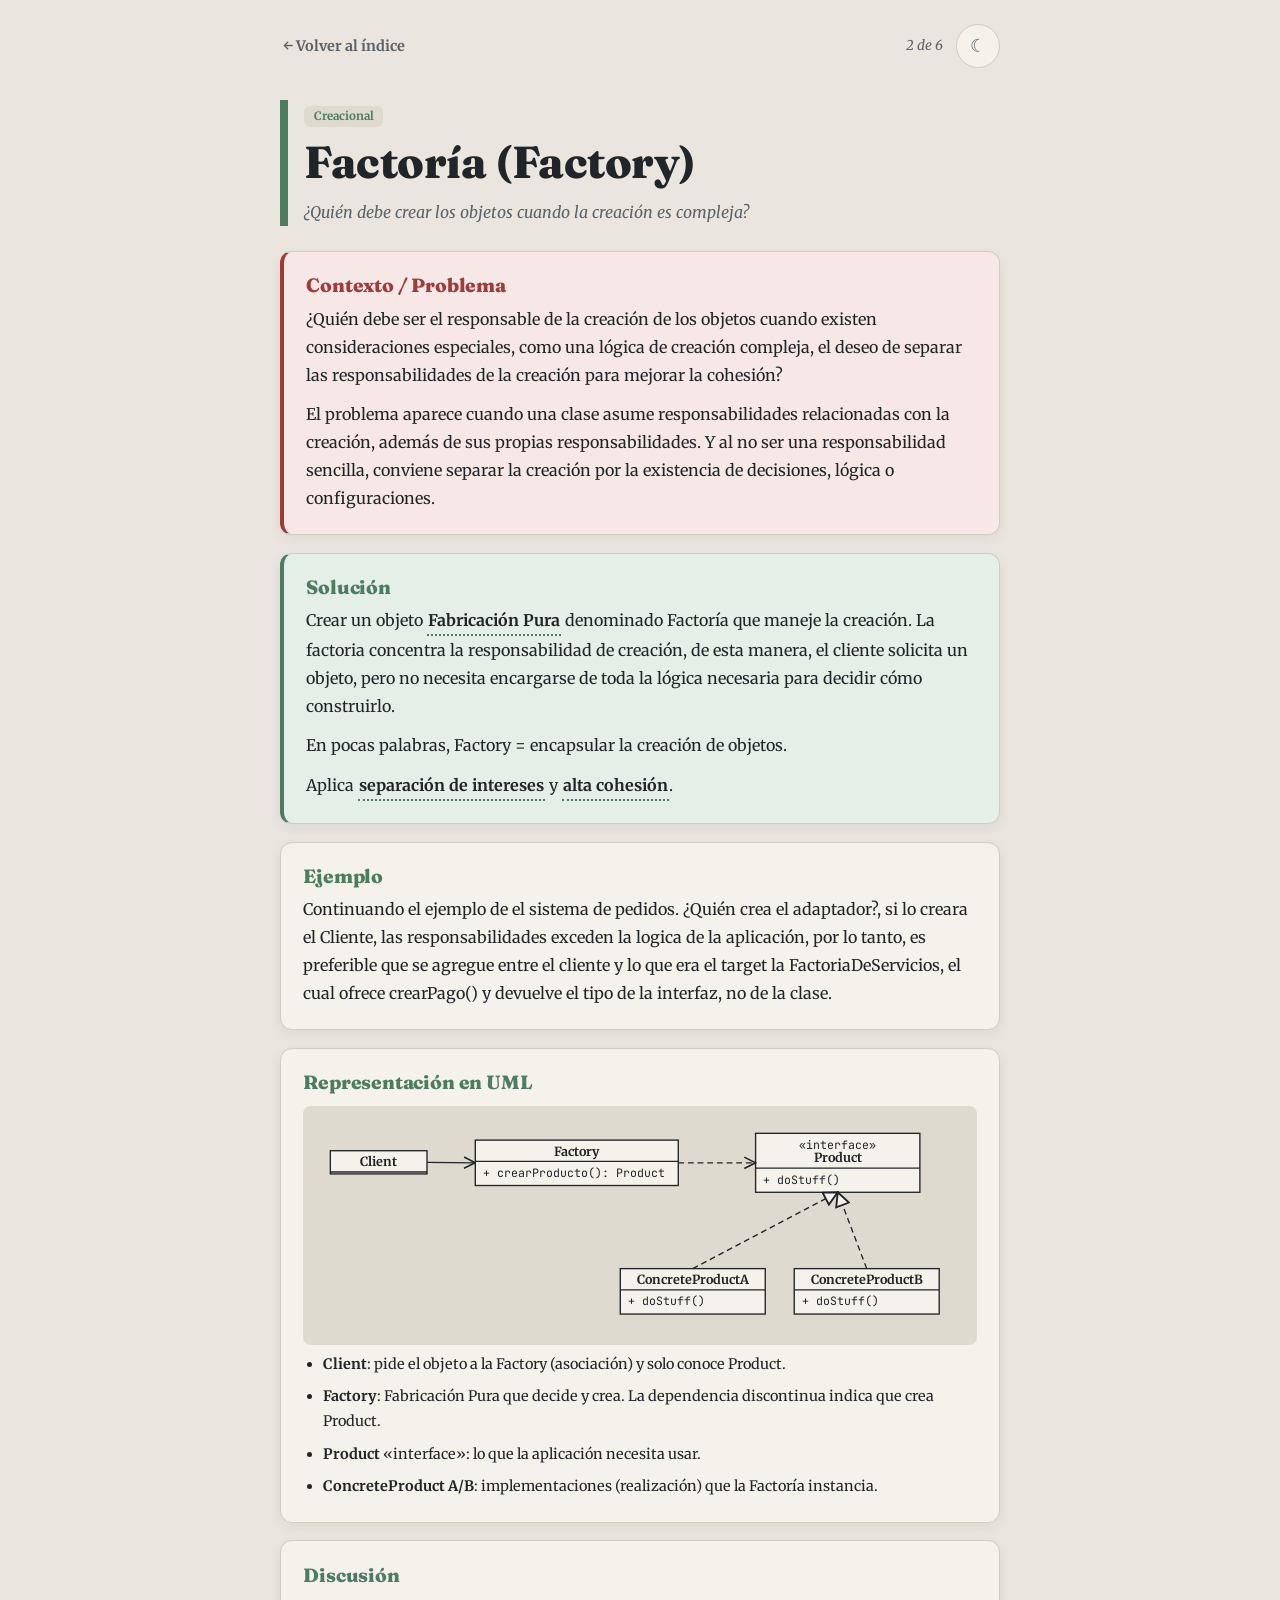
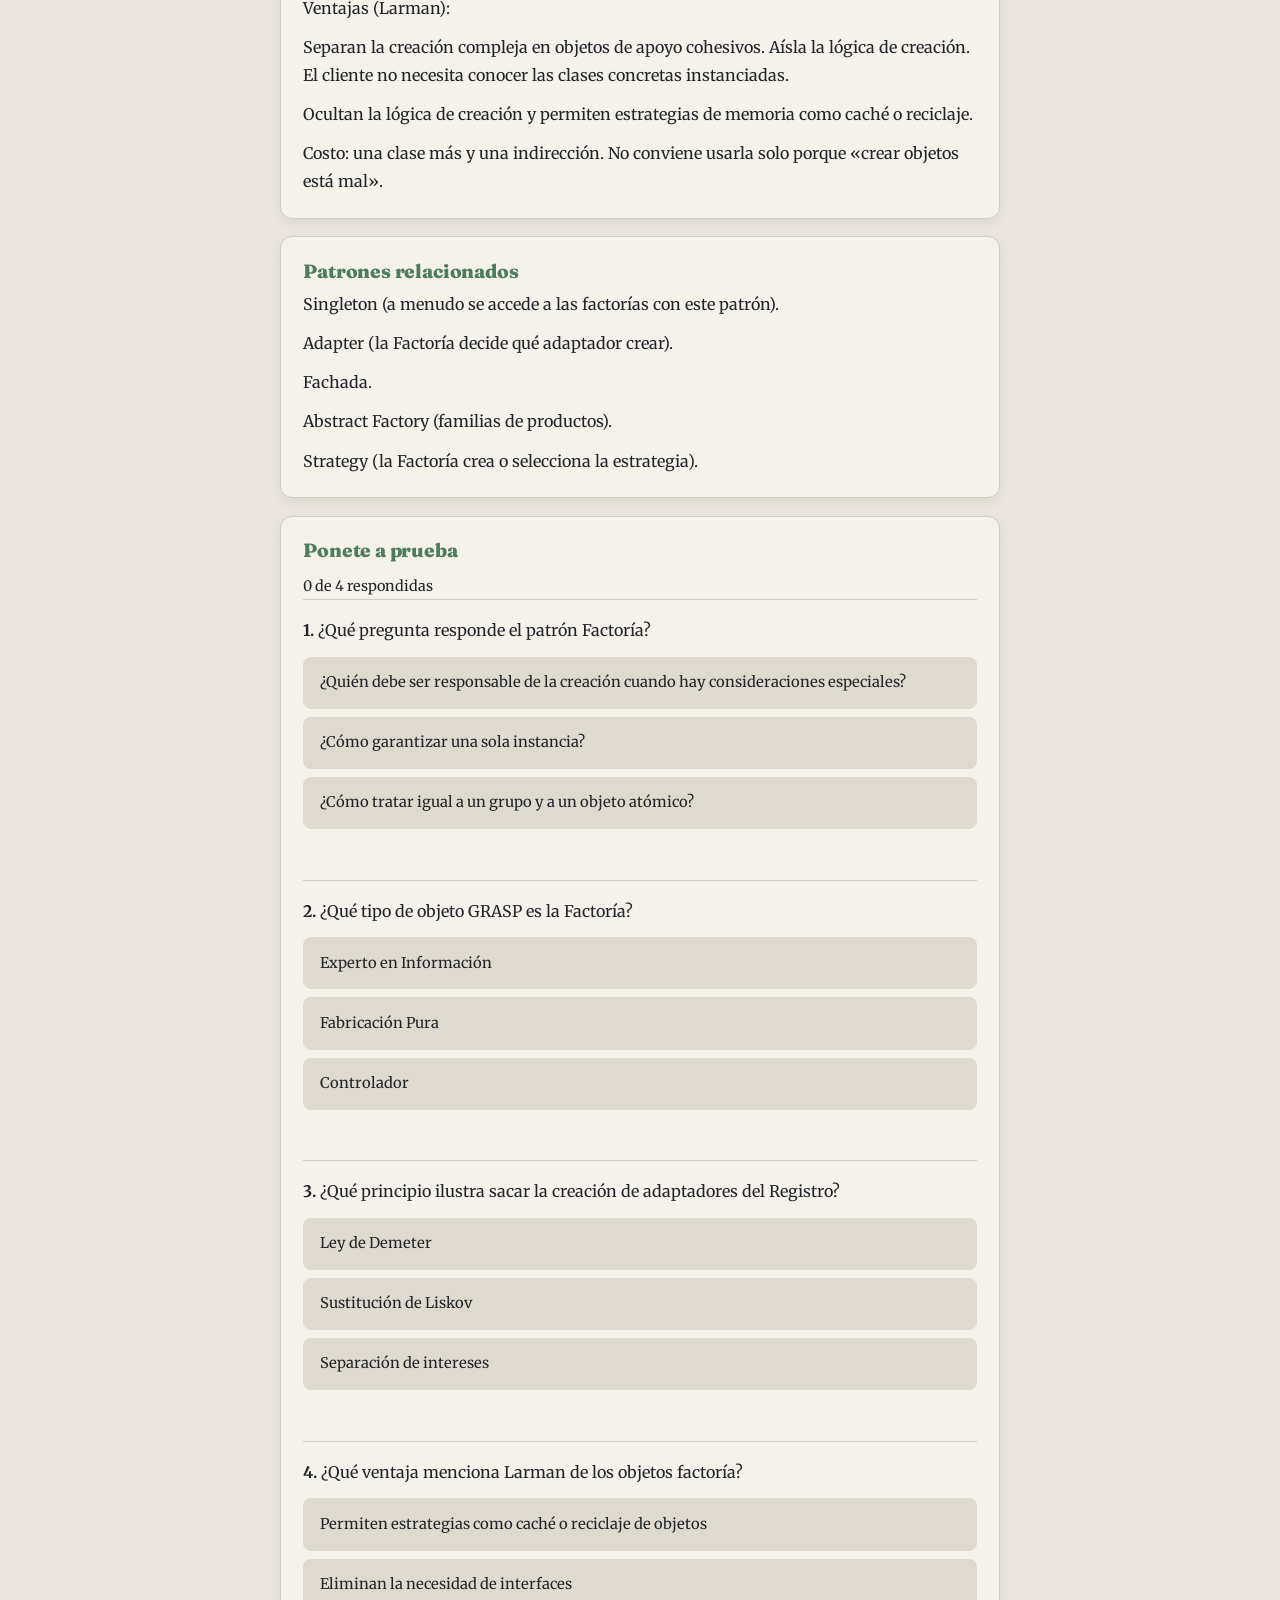
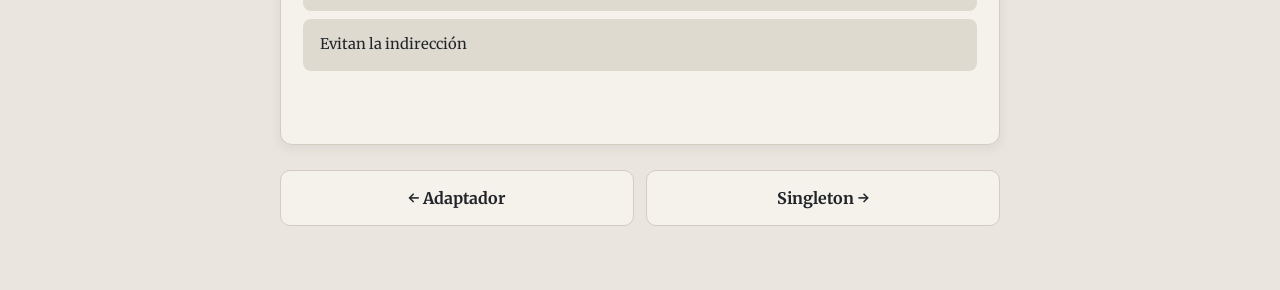
<file: ficha-factory.html>
<!DOCTYPE html>
<html lang="es">
<head>
  <meta charset="UTF-8">
  <meta name="viewport" content="width=device-width, initial-scale=1, viewport-fit=cover">
  <title>Factoría (Factory) — Patrones GoF</title>
  <link rel="preconnect" href="https://fonts.googleapis.com">
  <link rel="preconnect" href="https://fonts.gstatic.com" crossorigin>
  <link href="https://fonts.googleapis.com/css2?family=Fraunces:opsz,wght@9..144,700..900&family=Merriweather:ital,wght@0,300;0,400;0,700;1,300&family=JetBrains+Mono:wght@400;500&display=swap" rel="stylesheet">
  <link rel="stylesheet" href="styles.css">
  <script>
    // Aplica el tema elegido ANTES de pintar la página, para evitar un parpadeo
    // de colores. Es lo único que no puede esperar a script.js (que va con defer).
    try { const t = localStorage.getItem('gof-tema'); if (t) document.documentElement.dataset.theme = t; } catch {}
  </script>
  <script src="script.js" defer></script>
</head>
<body data-ficha="factory">
  <main class="wrap">
    <div class="top">
      <a class="back" href="index.html">← Volver al índice</a>
      <div class="top-right">
        <span class="brand">2 de 6</span>
        <button class="theme-toggle" type="button" aria-label="Cambiar tema"><span aria-hidden="true">◐</span></button>
      </div>
    </div>

    <article class="cat-creational">
      <header class="head">
        <span class="tag">Creacional</span>
        <h1>Factoría (Factory)</h1>
        <p class="analogy">¿Quién debe crear los objetos cuando la creación es compleja?</p>
      </header>

      <section class="step bad">
        <h3>Contexto / Problema</h3>
        <p>¿Quién debe ser el responsable de la creación de los objetos cuando existen consideraciones especiales, como una lógica de creación compleja, el deseo de separar las responsabilidades de la creación para mejorar la cohesión?</p>
		<p>El problema aparece cuando una clase asume responsabilidades relacionadas con la creación, además de sus propias responsabilidades. Y al no ser una responsabilidad sencilla, conviene separar la creación por la existencia de decisiones, lógica o configuraciones.</p>
      </section>

      <section class="step good">
        <h3>Solución</h3>
        <p>Crear un objeto <button class="term" data-k="fab">Fabricación Pura</button> denominado Factoría que maneje la creación. La factoria concentra la responsabilidad de creación, de esta manera, el cliente solicita un objeto, pero no necesita encargarse de toda la lógica necesaria para decidir cómo construirlo.</p>
		<p>En pocas palabras, Factory = encapsular la creación de objetos.</p>
		<p>Aplica <button class="term" data-k="sepint">separación de intereses</button> y <button class="term" data-k="coh">alta cohesión</button>.</p>
      </section>

      <section class="step">
        <h3>Ejemplo</h3>
        <p>Continuando el ejemplo de el sistema de pedidos. ¿Quién crea el adaptador?, si lo creara el Cliente, las responsabilidades exceden la logica de la aplicación, por lo tanto, es preferible que se agregue entre el cliente y lo que era el target la FactoriaDeServicios, el cual ofrece crearPago() y devuelve el tipo de la interfaz, no de la clase.</p>
      </section>

      <section class="step">
        <h3>Representación en UML</h3>
        <div class="uml" role="img" aria-label="Diagrama de clases UML de Factoría (Factory)">
          <svg viewBox="0 0 680 230" xmlns="http://www.w3.org/2000/svg">
            <defs>
              <marker id="tri" viewBox="0 0 12 12" refX="11" refY="6" markerWidth="12" markerHeight="12" orient="auto">
                <path d="M1 1L11 6L1 11Z" class="box"/>
              </marker>
              <marker id="arr" viewBox="0 0 12 12" refX="11" refY="6" markerWidth="10" markerHeight="10" orient="auto">
                <path d="M1 1L11 6L1 11" class="ln"/>
              </marker>
              <marker id="dia" viewBox="0 0 14 10" refX="1" refY="5" markerWidth="14" markerHeight="10" orient="auto">
                <path d="M1 5L7 1L13 5L7 9Z" class="box"/>
              </marker>
            </defs>
            <rect class="box" x="20" y="38" width="100" height="24"/>
            <text class="t" x="70" y="54" text-anchor="middle" style="font-size:13px">Client</text>
            <line class="ln" x1="20" x2="120" y1="60" y2="60"/>
            <rect class="box" x="170" y="27" width="210" height="47"/>
            <text class="t" x="275" y="43" text-anchor="middle" style="font-size:13px">Factory</text>
            <line class="ln" x1="170" x2="380" y1="49" y2="49"/>
            <text x="178" y="65">+ crearProducto(): Product</text>
            <rect class="box" x="460" y="20" width="170" height="61"/>
            <text x="545" y="36" text-anchor="middle">«interface»</text>
            <text class="t" x="545" y="50" text-anchor="middle" style="font-size:13px">Product</text>
            <line class="ln" x1="460" x2="630" y1="56" y2="56"/>
            <text x="468" y="72">+ doStuff()</text>
            <rect class="box" x="320" y="160" width="150" height="47"/>
            <text class="t" x="395" y="176" text-anchor="middle" style="font-size:13px">ConcreteProductA</text>
            <line class="ln" x1="320" x2="470" y1="182" y2="182"/>
            <text x="328" y="198">+ doStuff()</text>
            <rect class="box" x="500" y="160" width="150" height="47"/>
            <text class="t" x="575" y="176" text-anchor="middle" style="font-size:13px">ConcreteProductB</text>
            <line class="ln" x1="500" x2="650" y1="182" y2="182"/>
            <text x="508" y="198">+ doStuff()</text>
            <line class="ln" x1="120" y1="50" x2="170" y2="50.5" marker-end="url(#arr)"/>
            <line class="ln" x1="380" y1="50.5" x2="460" y2="50.5" stroke-dasharray="6 4" marker-end="url(#arr)"/>
            <line class="ln" x1="395" y1="160" x2="545" y2="81" stroke-dasharray="6 4" marker-end="url(#tri)"/>
            <line class="ln" x1="575" y1="160" x2="545" y2="81" stroke-dasharray="6 4" marker-end="url(#tri)"/>
          </svg>
        </div>
        <ul class="legend">
          <li><b>Client</b>: pide el objeto a la Factory (asociación) y solo conoce Product.</li>
          <li><b>Factory</b>: Fabricación Pura que decide y crea. La dependencia discontinua indica que crea Product.</li>
          <li><b>Product</b> «interface»: lo que la aplicación necesita usar.</li>
          <li><b>ConcreteProduct A/B</b>: implementaciones (realización) que la Factoría instancia.</li>
        </ul>
      </section>

      <section class="step">
        <h3>Discusión</h3>
        <p>Ventajas (Larman):</p>
		<p>Separan la creación compleja en objetos de apoyo cohesivos. Aísla la lógica de creación. El cliente no necesita conocer las clases concretas instanciadas.</p>
		<p>Ocultan la lógica de creación y permiten estrategias de memoria como caché o reciclaje.</p>
		<p>Costo: una clase más y una indirección. No conviene usarla solo porque «crear objetos está mal».</p>
      </section>

      <section class="step">
        <h3>Patrones relacionados</h3>
        <p>Singleton (a menudo se accede a las factorías con este patrón).</p>
		<p>Adapter (la Factoría decide qué adaptador crear).</p>
		<p>Fachada.</p>
		<p>Abstract Factory (familias de productos).</p>
		<p>Strategy (la Factoría crea o selecciona la estrategia).</p>
      </section>

      <section class="step">
        <h3>Ponete a prueba</h3>
        <p class="fb" id="sc" aria-live="polite">0 de 4 respondidas</p>
        <div class="qq" data-answer="0" data-explain="Es su Contexto/Problema.">
          <p><b>1.</b> ¿Qué pregunta responde el patrón Factoría?</p>
          <div class="opts">
            <button class="opt">¿Quién debe ser responsable de la creación cuando hay consideraciones especiales?</button>
            <button class="opt">¿Cómo garantizar una sola instancia?</button>
            <button class="opt">¿Cómo tratar igual a un grupo y a un objeto atómico?</button>
          </div>
          <p class="fb" aria-live="polite"></p>
        </div>
        <div class="qq" data-answer="1" data-explain="Es una clase artificial, que no existe en el dominio, creada para mantener alta cohesión.">
          <p><b>2.</b> ¿Qué tipo de objeto GRASP es la Factoría?</p>
          <div class="opts">
            <button class="opt">Experto en Información</button>
            <button class="opt">Fabricación Pura</button>
            <button class="opt">Controlador</button>
          </div>
          <p class="fb" aria-live="polite"></p>
        </div>
        <div class="qq" data-answer="2" data-explain="El dominio se ocupa de la lógica de la aplicación y otro grupo de objetos de la conexión con sistemas externos.">
          <p><b>3.</b> ¿Qué principio ilustra sacar la creación de adaptadores del Registro?</p>
          <div class="opts">
            <button class="opt">Ley de Demeter</button>
            <button class="opt">Sustitución de Liskov</button>
            <button class="opt">Separación de intereses</button>
          </div>
          <p class="fb" aria-live="polite"></p>
        </div>
        <div class="qq" data-answer="0" data-explain="También ocultan la lógica de creación compleja.">
          <p><b>4.</b> ¿Qué ventaja menciona Larman de los objetos factoría?</p>
          <div class="opts">
            <button class="opt">Permiten estrategias como caché o reciclaje de objetos</button>
            <button class="opt">Eliminan la necesidad de interfaces</button>
            <button class="opt">Evitan la indirección</button>
          </div>
          <p class="fb" aria-live="polite"></p>
        </div>
      </section>

      <nav class="nav">
        <a href="ficha-adapter.html">← Adaptador</a>
        <a href="ficha-singleton.html">Singleton →</a>
      </nav>
    </article>
  </main>

  <!-- Popover de conceptos (lo maneja script.js) -->
  <div id="pop" role="dialog" aria-live="polite" hidden></div>
</body>
</html>
</file>
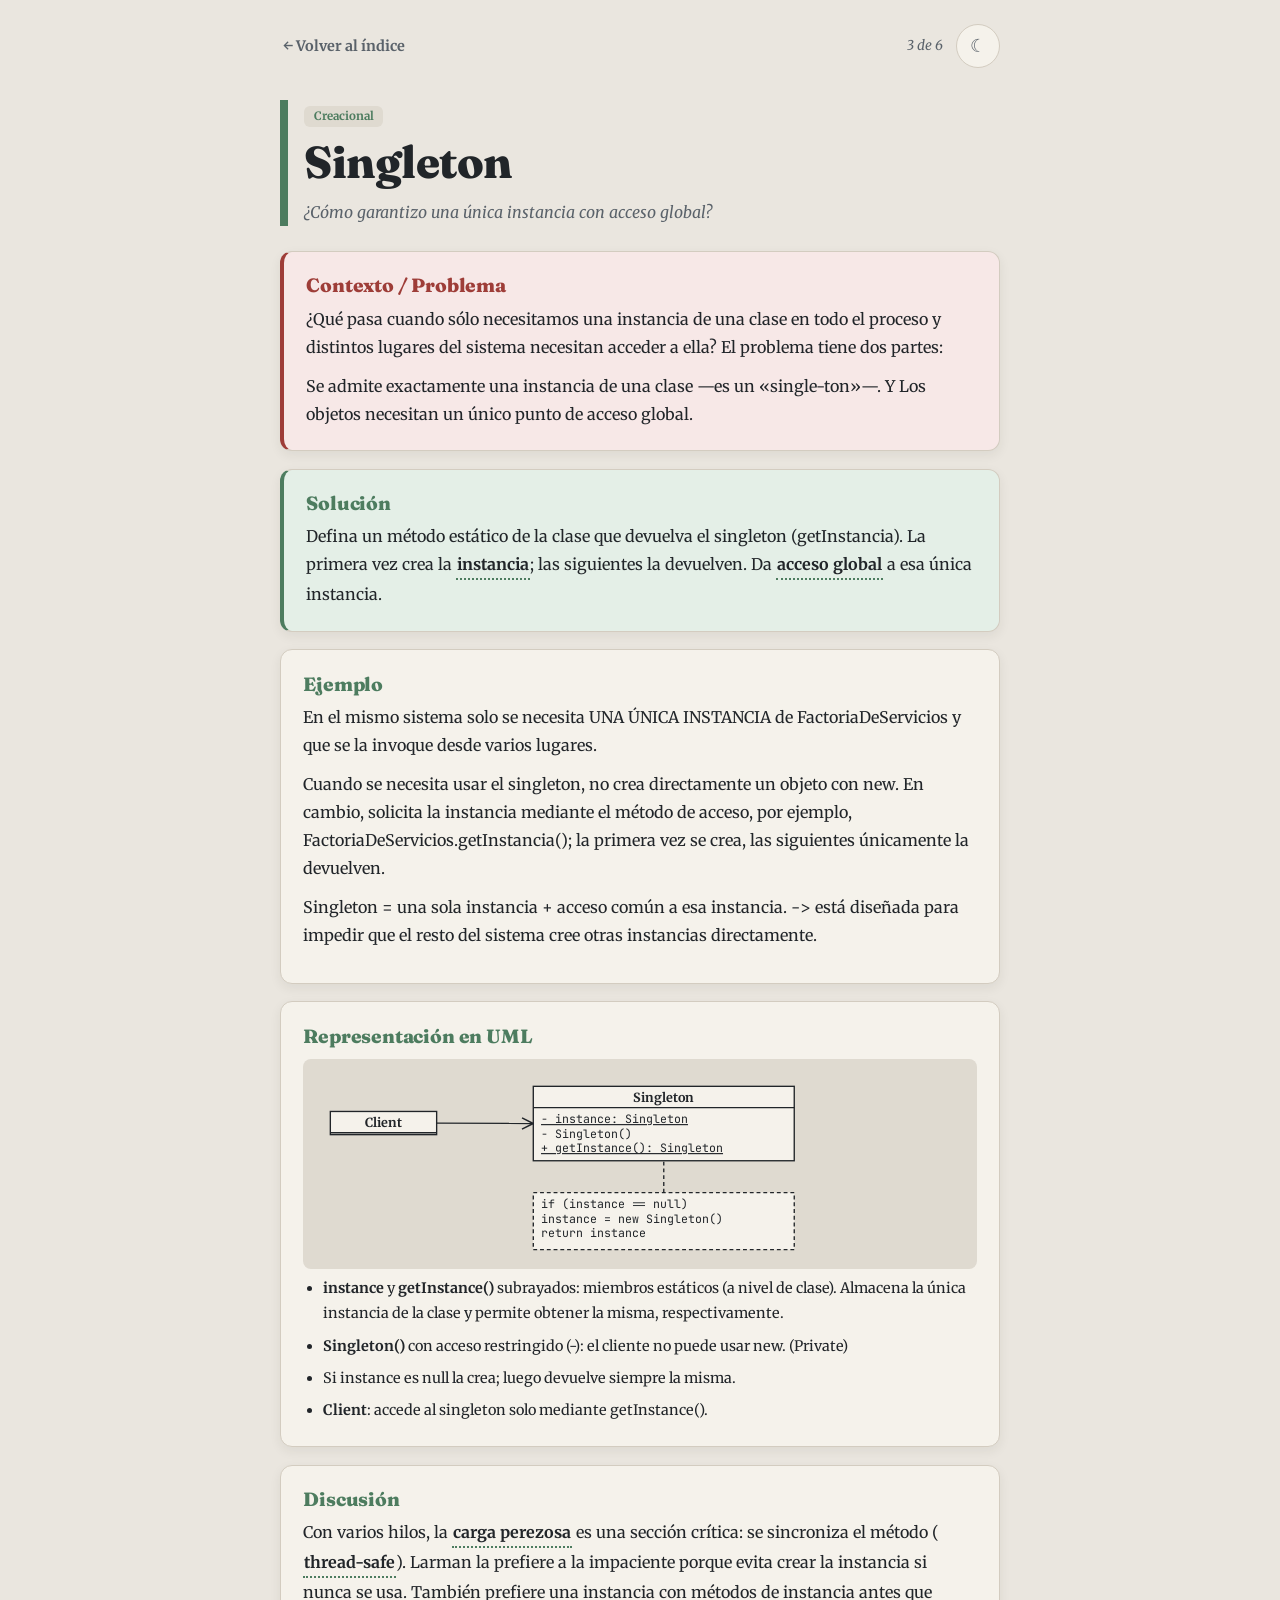
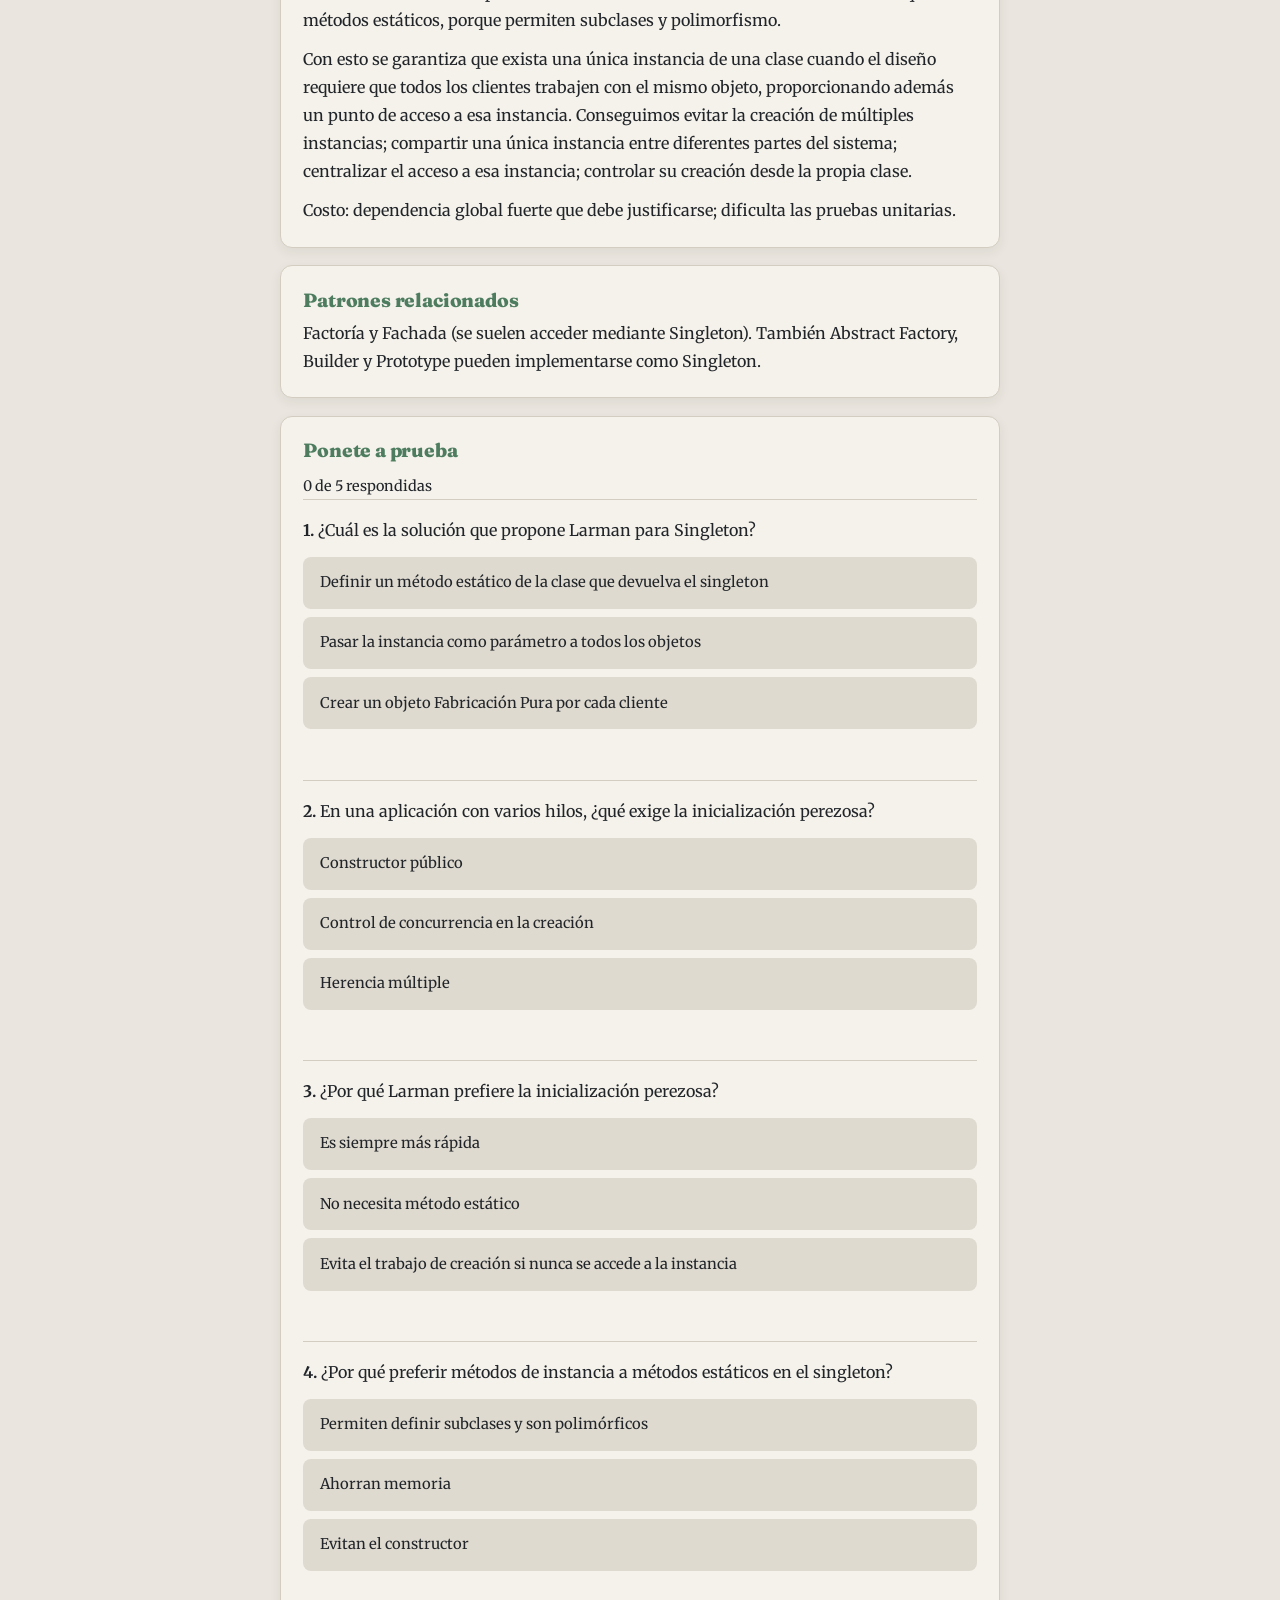
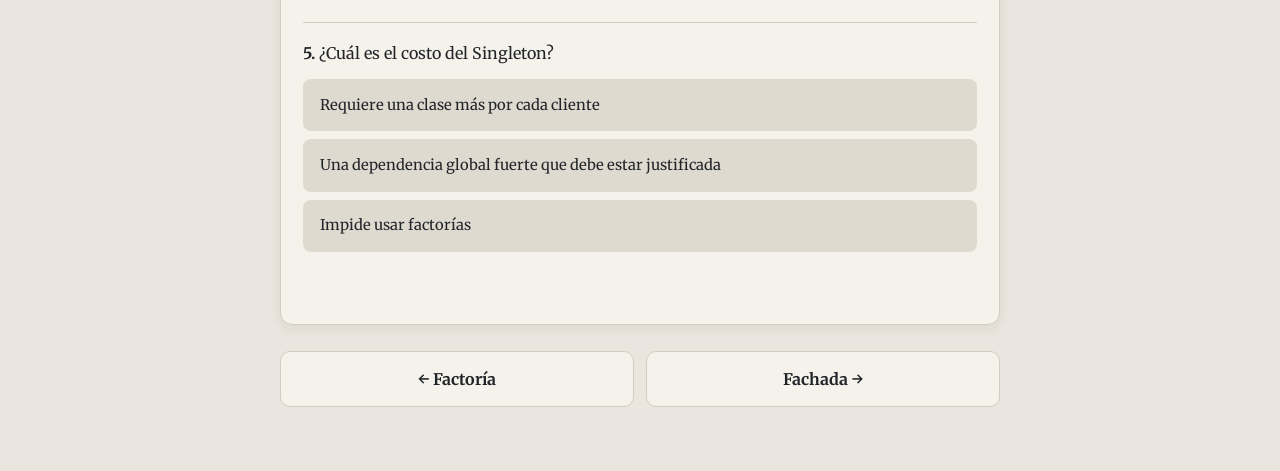
<file: ficha-singleton.html>
<!DOCTYPE html>
<html lang="es">
<head>
  <meta charset="UTF-8">
  <meta name="viewport" content="width=device-width, initial-scale=1, viewport-fit=cover">
  <title>Singleton — Patrones GoF</title>
  <link rel="preconnect" href="https://fonts.googleapis.com">
  <link rel="preconnect" href="https://fonts.gstatic.com" crossorigin>
  <link href="https://fonts.googleapis.com/css2?family=Fraunces:opsz,wght@9..144,700..900&family=Merriweather:ital,wght@0,300;0,400;0,700;1,300&family=JetBrains+Mono:wght@400;500&display=swap" rel="stylesheet">
  <link rel="stylesheet" href="styles.css">
  <script>
    // Aplica el tema elegido ANTES de pintar la página, para evitar un parpadeo
    // de colores. Es lo único que no puede esperar a script.js (que va con defer).
    try { const t = localStorage.getItem('gof-tema'); if (t) document.documentElement.dataset.theme = t; } catch {}
  </script>
  <script src="script.js" defer></script>
</head>
<body data-ficha="singleton">
  <main class="wrap">
    <div class="top">
      <a class="back" href="index.html">← Volver al índice</a>
      <div class="top-right">
        <span class="brand">3 de 6</span>
        <button class="theme-toggle" type="button" aria-label="Cambiar tema"><span aria-hidden="true">◐</span></button>
      </div>
    </div>

    <article class="cat-creational">
      <header class="head">
        <span class="tag">Creacional</span>
        <h1>Singleton</h1>
        <p class="analogy">¿Cómo garantizo una única instancia con acceso global?</p>
      </header>

      <section class="step bad">
        <h3>Contexto / Problema</h3>
        <p>¿Qué pasa cuando sólo necesitamos una instancia de una clase en todo el proceso y distintos lugares del sistema necesitan acceder a ella? El problema tiene dos partes:</p>
		<p>Se admite exactamente una instancia de una clase —es un «single-ton»—. Y Los objetos necesitan un único punto de acceso global.</p>
      </section>

      <section class="step good">
        <h3>Solución</h3>
        <p>Defina un método estático de la clase que devuelva el singleton (getInstancia). La primera vez crea la <button class="term" data-k="inst">instancia</button>; las siguientes la devuelven. Da <button class="term" data-k="global">acceso global</button> a esa única instancia.</p>
      </section>

      <section class="step">
        <h3>Ejemplo</h3>
        <p>En el mismo sistema solo se necesita UNA ÚNICA INSTANCIA de FactoriaDeServicios y que se la invoque desde varios lugares.</p>
		<p>Cuando se necesita usar el singleton, no crea directamente un objeto con new. En cambio, solicita la instancia mediante el método de acceso, por ejemplo, FactoriaDeServicios.getInstancia(); la primera vez se crea, las siguientes únicamente la devuelven.</p>
		<p>Singleton = una sola instancia + acceso común a esa instancia. -> está diseñada para impedir que el resto del sistema cree otras instancias directamente.</p>
</p>
      </section>

      <section class="step">
        <h3>Representación en UML</h3>
        <div class="uml" role="img" aria-label="Diagrama de clases UML de Singleton">
          <svg viewBox="0 0 680 200" xmlns="http://www.w3.org/2000/svg">
            <defs>
              <marker id="tri" viewBox="0 0 12 12" refX="11" refY="6" markerWidth="12" markerHeight="12" orient="auto">
                <path d="M1 1L11 6L1 11Z" class="box"/>
              </marker>
              <marker id="arr" viewBox="0 0 12 12" refX="11" refY="6" markerWidth="10" markerHeight="10" orient="auto">
                <path d="M1 1L11 6L1 11" class="ln"/>
              </marker>
              <marker id="dia" viewBox="0 0 14 10" refX="1" refY="5" markerWidth="14" markerHeight="10" orient="auto">
                <path d="M1 5L7 1L13 5L7 9Z" class="box"/>
              </marker>
            </defs>
            <rect class="box" x="20" y="46" width="110" height="24"/>
            <text class="t" x="75" y="62" text-anchor="middle" style="font-size:13px">Client</text>
            <line class="ln" x1="20" x2="130" y1="68" y2="68"/>
            <rect class="box" x="230" y="20" width="270" height="77"/>
            <text class="t" x="365" y="36" text-anchor="middle" style="font-size:13px">Singleton</text>
            <line class="ln" x1="230" x2="500" y1="42" y2="42"/>
            <text x="238" y="58" text-decoration="underline">- instance: Singleton</text>
            <text x="238" y="73">- Singleton()</text>
            <text x="238" y="88" text-decoration="underline">+ getInstance(): Singleton</text>
            <rect class="box" x="230" y="130" width="270" height="59" stroke-dasharray="4 3"/>
            <text x="238" y="146">if (instance == null)</text>
            <text x="238" y="161">  instance = new Singleton()</text>
            <text x="238" y="176">return instance</text>
            <line class="ln" x1="130" y1="58" x2="230" y2="58.5" marker-end="url(#arr)"/>
            <line class="ln" x1="365" y1="130" x2="365" y2="97" stroke-dasharray="4 3"/>
          </svg>
        </div>
        <ul class="legend">
          <li><b>instance</b> y <b>getInstance()</b> subrayados: miembros estáticos (a nivel de clase). Almacena la única instancia de la clase y permite obtener la misma, respectivamente.</li>
          <li><b>Singleton()</b> con acceso restringido (-): el cliente no puede usar new. (Private)</li>
          <li>Si instance es null la crea; luego devuelve siempre la misma.</li>
          <li><b>Client</b>: accede al singleton solo mediante getInstance().</li>
        </ul>
      </section>

      <section class="step">
        <h3>Discusión</h3>
        <p>Con varios hilos, la <button class="term" data-k="lazy">carga perezosa</button> es una sección crítica: se sincroniza el método (<button class="term" data-k="thread">thread-safe</button>). Larman la prefiere a la impaciente porque evita crear la instancia si nunca se usa. También prefiere una instancia con métodos de instancia antes que métodos estáticos, porque permiten subclases y polimorfismo.</p>
		<p>Con esto se garantiza que exista una única instancia de una clase cuando el diseño requiere que todos los clientes trabajen con el mismo objeto, proporcionando además un punto de acceso a esa instancia. Conseguimos evitar la creación de múltiples instancias; compartir una única instancia entre diferentes partes del sistema; centralizar el acceso a esa instancia; controlar su creación desde la propia clase.</p>
		<p>Costo: dependencia global fuerte que debe justificarse; dificulta las pruebas unitarias.</p>
      </section>

      <section class="step">
        <h3>Patrones relacionados</h3>
        <p>Factoría y Fachada (se suelen acceder mediante Singleton). También Abstract Factory, Builder y Prototype pueden implementarse como Singleton.</p>
      </section>

      <section class="step">
        <h3>Ponete a prueba</h3>
        <p class="fb" id="sc" aria-live="polite">0 de 5 respondidas</p>
        <div class="qq" data-answer="0" data-explain="El método estático getInstancia entrega la única instancia.">
          <p><b>1.</b> ¿Cuál es la solución que propone Larman para Singleton?</p>
          <div class="opts">
            <button class="opt">Definir un método estático de la clase que devuelva el singleton</button>
            <button class="opt">Pasar la instancia como parámetro a todos los objetos</button>
            <button class="opt">Crear un objeto Fabricación Pura por cada cliente</button>
          </div>
          <p class="fb" aria-live="polite"></p>
        </div>
        <div class="qq" data-answer="1" data-explain="La creación es una sección crítica.">
          <p><b>2.</b> En una aplicación con varios hilos, ¿qué exige la inicialización perezosa?</p>
          <div class="opts">
            <button class="opt">Constructor público</button>
            <button class="opt">Control de concurrencia en la creación</button>
            <button class="opt">Herencia múltiple</button>
          </div>
          <p class="fb" aria-live="polite"></p>
        </div>
        <div class="qq" data-answer="2" data-explain="Además puede contener lógica de creación compleja y condicional.">
          <p><b>3.</b> ¿Por qué Larman prefiere la inicialización perezosa?</p>
          <div class="opts">
            <button class="opt">Es siempre más rápida</button>
            <button class="opt">No necesita método estático</button>
            <button class="opt">Evita el trabajo de creación si nunca se accede a la instancia</button>
          </div>
          <p class="fb" aria-live="polite"></p>
        </div>
        <div class="qq" data-answer="0" data-explain="Los métodos estáticos no son polimórficos en la mayoría de los lenguajes.">
          <p><b>4.</b> ¿Por qué preferir métodos de instancia a métodos estáticos en el singleton?</p>
          <div class="opts">
            <button class="opt">Permiten definir subclases y son polimórficos</button>
            <button class="opt">Ahorran memoria</button>
            <button class="opt">Evitan el constructor</button>
          </div>
          <p class="fb" aria-live="polite"></p>
        </div>
        <div class="qq" data-answer="1" data-explain="Además puede ocultar problemas de diseño y dificultar las pruebas.">
          <p><b>5.</b> ¿Cuál es el costo del Singleton?</p>
          <div class="opts">
            <button class="opt">Requiere una clase más por cada cliente</button>
            <button class="opt">Una dependencia global fuerte que debe estar justificada</button>
            <button class="opt">Impide usar factorías</button>
          </div>
          <p class="fb" aria-live="polite"></p>
        </div>
      </section>

      <nav class="nav">
        <a href="ficha-factory.html">← Factoría</a>
        <a href="ficha-facade.html">Fachada →</a>
      </nav>
    </article>
  </main>

  <!-- Popover de conceptos (lo maneja script.js) -->
  <div id="pop" role="dialog" aria-live="polite" hidden></div>
</body>
</html>
</file>
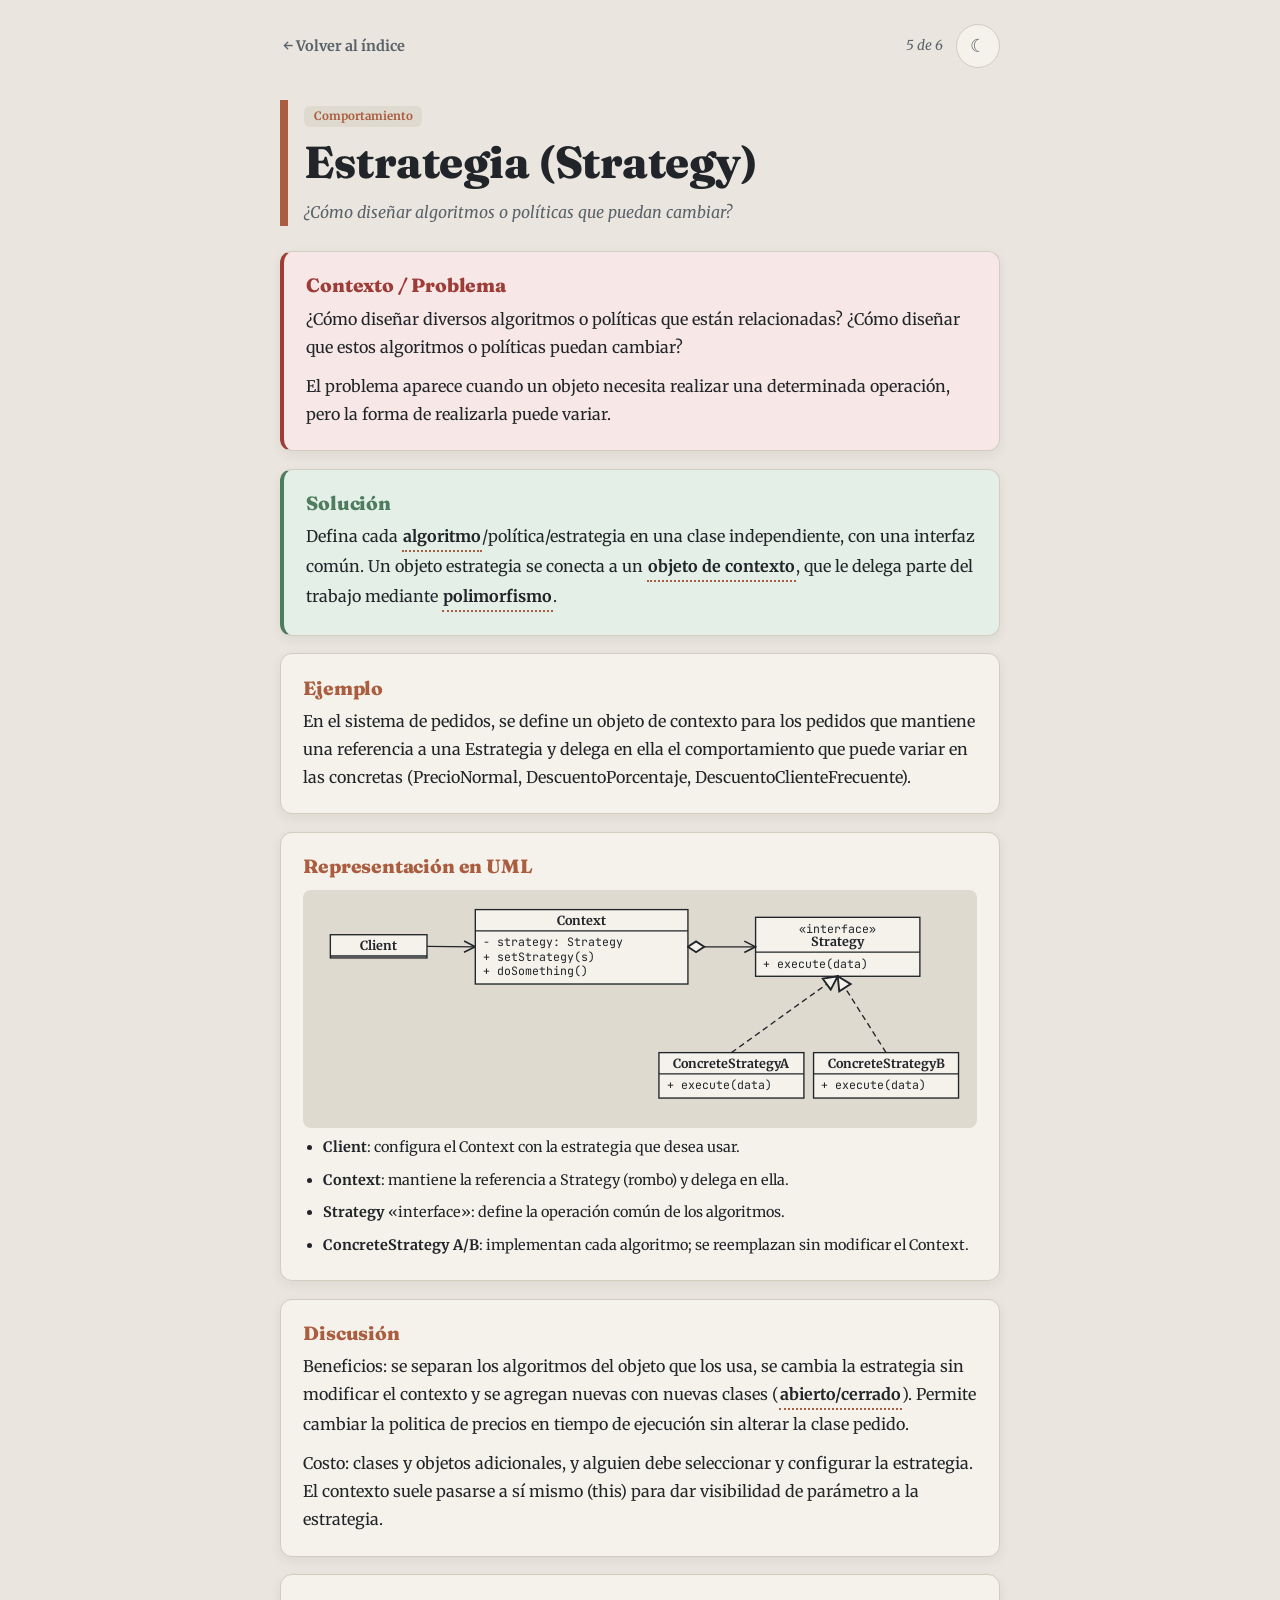
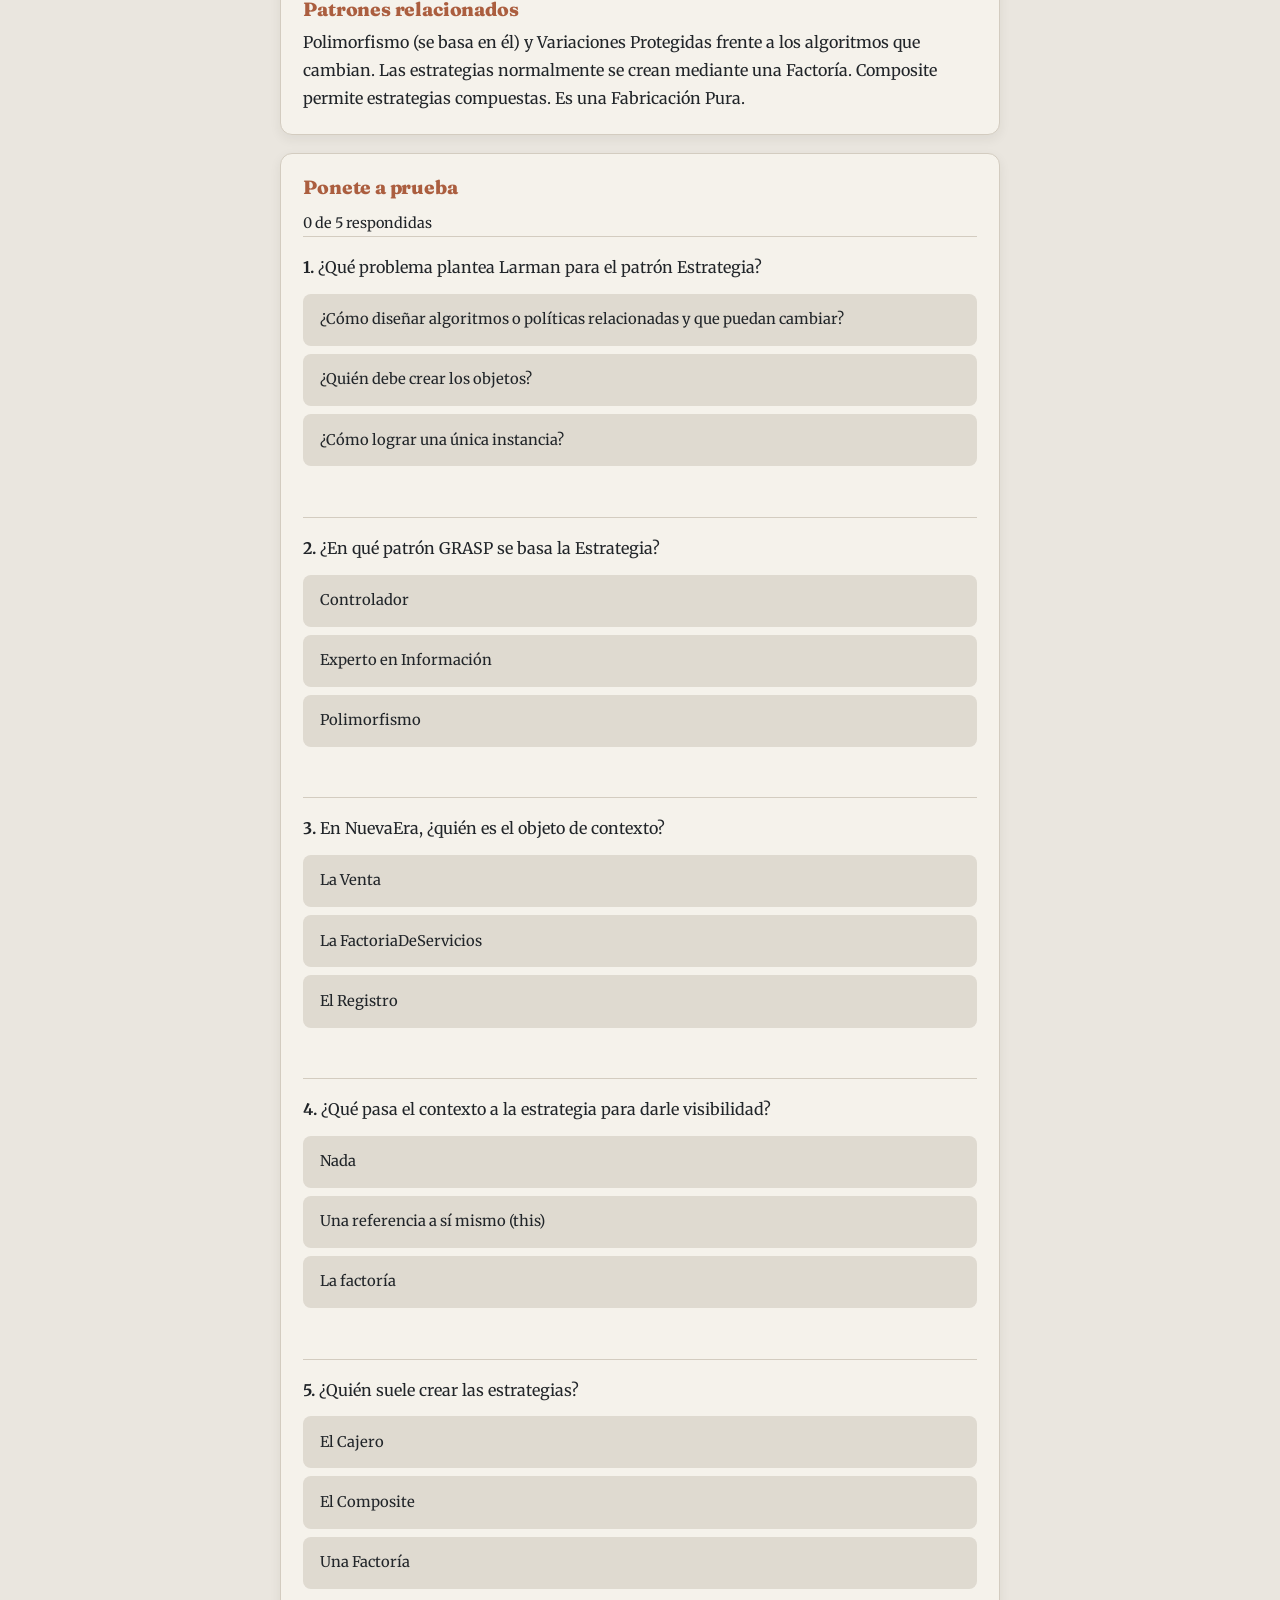
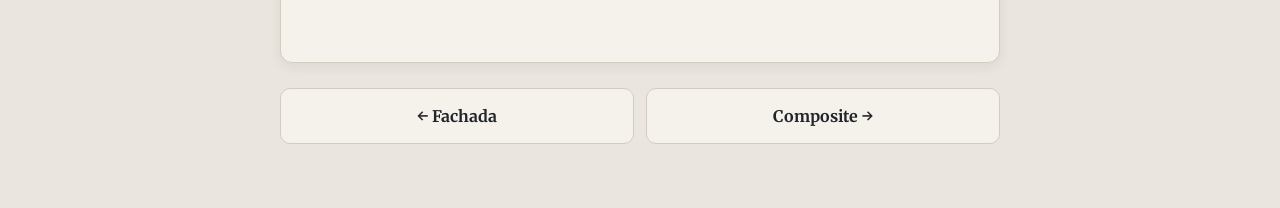
<file: ficha-strategy.html>
<!DOCTYPE html>
<html lang="es">
<head>
  <meta charset="UTF-8">
  <meta name="viewport" content="width=device-width, initial-scale=1, viewport-fit=cover">
  <title>Estrategia (Strategy) — Patrones GoF</title>
  <link rel="preconnect" href="https://fonts.googleapis.com">
  <link rel="preconnect" href="https://fonts.gstatic.com" crossorigin>
  <link href="https://fonts.googleapis.com/css2?family=Fraunces:opsz,wght@9..144,700..900&family=Merriweather:ital,wght@0,300;0,400;0,700;1,300&family=JetBrains+Mono:wght@400;500&display=swap" rel="stylesheet">
  <link rel="stylesheet" href="styles.css">
  <script>
    // Aplica el tema elegido ANTES de pintar la página, para evitar un parpadeo
    // de colores. Es lo único que no puede esperar a script.js (que va con defer).
    try { const t = localStorage.getItem('gof-tema'); if (t) document.documentElement.dataset.theme = t; } catch {}
  </script>
  <script src="script.js" defer></script>
</head>
<body data-ficha="strategy">
  <main class="wrap">
    <div class="top">
      <a class="back" href="index.html">← Volver al índice</a>
      <div class="top-right">
        <span class="brand">5 de 6</span>
        <button class="theme-toggle" type="button" aria-label="Cambiar tema"><span aria-hidden="true">◐</span></button>
      </div>
    </div>

    <article class="cat-behavioral">
      <header class="head">
        <span class="tag">Comportamiento</span>
        <h1>Estrategia (Strategy)</h1>
        <p class="analogy">¿Cómo diseñar algoritmos o políticas que puedan cambiar?</p>
      </header>

      <section class="step bad">
        <h3>Contexto / Problema</h3>
        <p>¿Cómo diseñar diversos algoritmos o políticas que están relacionadas? ¿Cómo diseñar que estos algoritmos o políticas puedan cambiar?</p>
		<p>El problema aparece cuando un objeto necesita realizar una determinada operación, pero la forma de realizarla puede variar.</p>
      </section>

      <section class="step good">
        <h3>Solución</h3>
        <p>Defina cada <button class="term" data-k="algo">algoritmo</button>/política/estrategia en una clase independiente, con una interfaz común. Un objeto estrategia se conecta a un <button class="term" data-k="ctx">objeto de contexto</button>, que le delega parte del trabajo mediante <button class="term" data-k="poli">polimorfismo</button>.</p>
      </section>

      <section class="step">
        <h3>Ejemplo</h3>
        <p>En el sistema de pedidos, se define un objeto de contexto para los pedidos que mantiene una referencia a una Estrategia y delega en ella el comportamiento que puede variar en las concretas (PrecioNormal, DescuentoPorcentaje, DescuentoClienteFrecuente).</p>
      </section>

      <section class="step">
        <h3>Representación en UML</h3>
        <div class="uml" role="img" aria-label="Diagrama de clases UML de Estrategia (Strategy)">
          <svg viewBox="0 0 680 230" xmlns="http://www.w3.org/2000/svg">
            <defs>
              <marker id="tri" viewBox="0 0 12 12" refX="11" refY="6" markerWidth="12" markerHeight="12" orient="auto">
                <path d="M1 1L11 6L1 11Z" class="box"/>
              </marker>
              <marker id="arr" viewBox="0 0 12 12" refX="11" refY="6" markerWidth="10" markerHeight="10" orient="auto">
                <path d="M1 1L11 6L1 11" class="ln"/>
              </marker>
              <marker id="dia" viewBox="0 0 14 10" refX="1" refY="5" markerWidth="14" markerHeight="10" orient="auto">
                <path d="M1 5L7 1L13 5L7 9Z" class="box"/>
              </marker>
            </defs>
            <rect class="box" x="20" y="38" width="100" height="24"/>
            <text class="t" x="70" y="54" text-anchor="middle" style="font-size:13px">Client</text>
            <line class="ln" x1="20" x2="120" y1="60" y2="60"/>
            <rect class="box" x="170" y="12" width="220" height="77"/>
            <text class="t" x="280" y="28" text-anchor="middle" style="font-size:13px">Context</text>
            <line class="ln" x1="170" x2="390" y1="34" y2="34"/>
            <text x="178" y="50">- strategy: Strategy</text>
            <text x="178" y="65">+ setStrategy(s)</text>
            <text x="178" y="80">+ doSomething()</text>
            <rect class="box" x="460" y="20" width="170" height="61"/>
            <text x="545" y="36" text-anchor="middle">«interface»</text>
            <text class="t" x="545" y="50" text-anchor="middle" style="font-size:13px">Strategy</text>
            <line class="ln" x1="460" x2="630" y1="56" y2="56"/>
            <text x="468" y="72">+ execute(data)</text>
            <rect class="box" x="360" y="160" width="150" height="47"/>
            <text class="t" x="435" y="176" text-anchor="middle" style="font-size:13px">ConcreteStrategyA</text>
            <line class="ln" x1="360" x2="510" y1="182" y2="182"/>
            <text x="368" y="198">+ execute(data)</text>
            <rect class="box" x="520" y="160" width="150" height="47"/>
            <text class="t" x="595" y="176" text-anchor="middle" style="font-size:13px">ConcreteStrategyB</text>
            <line class="ln" x1="520" x2="670" y1="182" y2="182"/>
            <text x="528" y="198">+ execute(data)</text>
            <line class="ln" x1="120" y1="50" x2="170" y2="50.5" marker-end="url(#arr)"/>
            <line class="ln" x1="390" y1="50.5" x2="460" y2="50.5" marker-start="url(#dia)" marker-end="url(#arr)"/>
            <line class="ln" x1="435" y1="160" x2="545" y2="81" stroke-dasharray="6 4" marker-end="url(#tri)"/>
            <line class="ln" x1="595" y1="160" x2="545" y2="81" stroke-dasharray="6 4" marker-end="url(#tri)"/>
          </svg>
        </div>
        <ul class="legend">
          <li><b>Client</b>: configura el Context con la estrategia que desea usar.</li>
          <li><b>Context</b>: mantiene la referencia a Strategy (rombo) y delega en ella.</li>
          <li><b>Strategy</b> «interface»: define la operación común de los algoritmos.</li>
          <li><b>ConcreteStrategy A/B</b>: implementan cada algoritmo; se reemplazan sin modificar el Context.</li>
        </ul>
      </section>

      <section class="step">
        <h3>Discusión</h3>
        <p>Beneficios: se separan los algoritmos del objeto que los usa, se cambia la estrategia sin modificar el contexto y se agregan nuevas con nuevas clases (<button class="term" data-k="oc">abierto/cerrado</button>). Permite cambiar la politica de precios en tiempo de ejecución sin alterar la clase pedido.</p>
		<p>Costo: clases y objetos adicionales, y alguien debe seleccionar y configurar la estrategia. El contexto suele pasarse a sí mismo (this) para dar visibilidad de parámetro a la estrategia.</p>
      </section>

      <section class="step">
        <h3>Patrones relacionados</h3>
        <p>Polimorfismo (se basa en él) y Variaciones Protegidas frente a los algoritmos que cambian. Las estrategias normalmente se crean mediante una Factoría. Composite permite estrategias compuestas. Es una Fabricación Pura.</p>
      </section>

      <section class="step">
        <h3>Ponete a prueba</h3>
        <p class="fb" id="sc" aria-live="polite">0 de 5 respondidas</p>
        <div class="qq" data-answer="0" data-explain="Es su Contexto/Problema.">
          <p><b>1.</b> ¿Qué problema plantea Larman para el patrón Estrategia?</p>
          <div class="opts">
            <button class="opt">¿Cómo diseñar algoritmos o políticas relacionadas y que puedan cambiar?</button>
            <button class="opt">¿Quién debe crear los objetos?</button>
            <button class="opt">¿Cómo lograr una única instancia?</button>
          </div>
          <p class="fb" aria-live="polite"></p>
        </div>
        <div class="qq" data-answer="2" data-explain="Cada estrategia implementa un método polimórfico (getTotal).">
          <p><b>2.</b> ¿En qué patrón GRASP se basa la Estrategia?</p>
          <div class="opts">
            <button class="opt">Controlador</button>
            <button class="opt">Experto en Información</button>
            <button class="opt">Polimorfismo</button>
          </div>
          <p class="fb" aria-live="polite"></p>
        </div>
        <div class="qq" data-answer="0" data-explain="La Venta delega en su estrategia de fijación de precios.">
          <p><b>3.</b> En NuevaEra, ¿quién es el objeto de contexto?</p>
          <div class="opts">
            <button class="opt">La Venta</button>
            <button class="opt">La FactoriaDeServicios</button>
            <button class="opt">El Registro</button>
          </div>
          <p class="fb" aria-live="polite"></p>
        </div>
        <div class="qq" data-answer="1" data-explain="Así la estrategia tiene visibilidad de parámetro para futuras colaboraciones.">
          <p><b>4.</b> ¿Qué pasa el contexto a la estrategia para darle visibilidad?</p>
          <div class="opts">
            <button class="opt">Nada</button>
            <button class="opt">Una referencia a sí mismo (this)</button>
            <button class="opt">La factoría</button>
          </div>
          <p class="fb" aria-live="polite"></p>
        </div>
        <div class="qq" data-answer="2" data-explain="Por ejemplo la FactoriaDeEstrategiasFijarPrecios, que es un Singleton.">
          <p><b>5.</b> ¿Quién suele crear las estrategias?</p>
          <div class="opts">
            <button class="opt">El Cajero</button>
            <button class="opt">El Composite</button>
            <button class="opt">Una Factoría</button>
          </div>
          <p class="fb" aria-live="polite"></p>
        </div>
      </section>

      <nav class="nav">
        <a href="ficha-facade.html">← Fachada</a>
        <a href="ficha-composite.html">Composite →</a>
      </nav>
    </article>
  </main>

  <!-- Popover de conceptos (lo maneja script.js) -->
  <div id="pop" role="dialog" aria-live="polite" hidden></div>
</body>
</html>
</file>
<file: styles.css>
/* ==========================================================================
   Patrones GoF — Fichas de estudio
   Hoja de estilos compartida por index.html y todas las ficha-*.html
   ========================================================================== */

/* --------------------------------------------------------------------------
   1. Tokens de diseño
   Tema claro "Warm Paper / Lino suave" por defecto. El oscuro se activa por
   preferencia del sistema o eligiéndolo con el botón (data-theme en <html>).
   -------------------------------------------------------------------------- */
:root {
  /* Tipografías */
  --font-display: 'Fraunces', Georgia, serif;
  --font-body: 'Merriweather', Georgia, serif;
  --font-code: 'JetBrains Mono', monospace;

  /* Superficies y texto (modo claro) */
  --bg-canvas: #eae6df;      /* arena / lino desaturado */
  --bg-card: #f5f2eb;        /* pergamino claro */
  --bg-inset: #dfdad0;       /* insets / fondos secundarios */
  --text-primary: #212529;   /* grafito oscuro, no negro puro */
  --text-secondary: #5a626a; /* gris medio desaturado */
  --border-subtle: #d3ccc0;  /* bordes sutiles */

  /* Colores por categoría de patrón */
  --structural: #3d6889;
  --creational: #4d7c5f;
  --behavioral: #ab5e3f;
  --warning: #9e3d38;

  /* Tintes y código */
  --tint-warn: #f7e8e7;
  --tint-ok: #e4efe7;
  --code-bg: #25282d;
  --code-fg: #ebe7e0;
  --shadow: 0 4px 12px rgba(45, 38, 30, .07);

  /* Áreas seguras en móviles */
  box-sizing: border-box;
  padding-top: env(safe-area-inset-top, 0px);
  padding-bottom: env(safe-area-inset-bottom, 0px);
}

/* Tema oscuro: por preferencia del sistema (salvo que se fuerce claro) */
@media (prefers-color-scheme: dark) {
  :root:not([data-theme="light"]) {
    --bg-canvas: #1c1a17;
    --bg-card: #26231f;
    --bg-inset: #33302a;
    --text-primary: #ece8e0;
    --text-secondary: #a9a89f;
    --border-subtle: #403c34;
    --structural: #7fb0d3;
    --creational: #88c09b;
    --behavioral: #e0906f;
    --warning: #e58c86;
    --tint-warn: #3a2523;
    --tint-ok: #22302a;
    --code-bg: #141311;
    --shadow: none;
  }
}

/* Tema oscuro forzado */
:root[data-theme="dark"] {
  --bg-canvas: #1c1a17;
  --bg-card: #26231f;
  --bg-inset: #33302a;
  --text-primary: #ece8e0;
  --text-secondary: #a9a89f;
  --border-subtle: #403c34;
  --structural: #7fb0d3;
  --creational: #88c09b;
  --behavioral: #e0906f;
  --warning: #e58c86;
  --tint-warn: #3a2523;
  --tint-ok: #22302a;
  --code-bg: #141311;
  --shadow: none;
}

/* Acento según categoría (reemplaza los style="--accent:..." inline) */
.cat-structural { --accent: var(--structural); }
.cat-creational { --accent: var(--creational); }
.cat-behavioral { --accent: var(--behavioral); }

/* --------------------------------------------------------------------------
   2. Base
   -------------------------------------------------------------------------- */
html {
  height: 100%;
  scroll-padding-top: env(safe-area-inset-top, 0px);
}

* {
  box-sizing: border-box;
  margin: 0;
  padding: 0;
}

body {
  min-height: 100%;
  background: var(--bg-canvas);
  color: var(--text-primary);
  font: 400 16px/1.75 var(--font-body);
  padding: 1.5rem 1rem 4rem;
}

.wrap {
  max-width: 720px;
  margin: 0 auto;
}

:focus-visible {
  outline: 3px solid var(--accent, var(--structural));
  outline-offset: 2px;
  border-radius: 4px;
}

h1, h2, h3 {
  font-family: var(--font-display);
  font-weight: 800;
  line-height: 1.15;
  letter-spacing: -.01em;
}

button {
  font: inherit;
  color: inherit;
  cursor: pointer;
}

a {
  color: inherit;
  text-decoration: none;
}

/* --------------------------------------------------------------------------
   3. Barra superior (común a todas las páginas)
   -------------------------------------------------------------------------- */
.top {
  display: flex;
  justify-content: space-between;
  align-items: center;
  margin-bottom: 2rem;
  min-height: 44px;
}

.back {
  display: inline-flex;
  align-items: center;
  background: none;
  border: 0;
  padding: .6rem .2rem;
  font-weight: 700;
  font-size: .9rem;
  color: var(--text-secondary);
  min-height: 44px;
}

.back:hover {
  color: var(--text-primary);
}

.brand {
  font-size: .85rem;
  color: var(--text-secondary);
  font-style: italic;
}

/* Selector de tema claro / oscuro */
.top-right {
  display: flex;
  align-items: center;
  gap: .8rem;
}

.theme-toggle {
  display: inline-flex;
  align-items: center;
  justify-content: center;
  width: 44px;
  height: 44px;
  flex-shrink: 0;
  border: 1px solid var(--border-subtle);
  border-radius: 50%;
  background: var(--bg-card);
  color: var(--text-secondary);
  font-size: 1.15rem;
  line-height: 1;
  transition: border-color .15s, color .15s;
}

.theme-toggle:hover {
  border-color: var(--text-secondary);
  color: var(--text-primary);
}

/* --------------------------------------------------------------------------
   4. Índice (index.html)
   -------------------------------------------------------------------------- */
.hero h1 {
  font-size: clamp(2.1rem, 7vw, 3.1rem);
  margin-bottom: .7rem;
}

.hero p {
  color: var(--text-secondary);
  max-width: 52ch;
}

.hint {
  margin: 1.2rem 0 2rem;
  padding: .8rem 1rem;
  background: var(--bg-inset);
  border-radius: 8px;
  font-size: .88rem;
}

.progress {
  margin: 0 0 1.5rem;
  font-size: .85rem;
  color: var(--text-secondary);
}

.list {
  display: grid;
  gap: .9rem;
  list-style: none;
}

.item {
  display: block;
  width: 100%;
  text-align: left;
  background: var(--bg-card);
  border: 1px solid var(--border-subtle);
  border-left: 8px solid var(--accent);
  border-radius: 12px;
  padding: 1.2rem 1.3rem;
  box-shadow: var(--shadow);
  transition: transform .15s;
}

.item:hover {
  transform: translateX(4px);
}

.item h2 {
  font-size: 1.4rem;
  display: flex;
  justify-content: space-between;
  gap: .5rem;
  align-items: baseline;
}

.item .q {
  font-style: italic;
  color: var(--text-secondary);
  font-size: .92rem;
  margin: .35rem 0 .6rem;
}

.tag {
  font: 700 .72rem var(--font-body);
  padding: .2rem .6rem;
  border-radius: 6px;
  background: var(--bg-inset);
  color: var(--accent);
  white-space: nowrap;
}

.done {
  color: var(--creational);
  font-size: .8rem;
  font-weight: 700;
}

.done[hidden] {
  display: none;
}

/* --------------------------------------------------------------------------
   5. Ficha (ficha-*.html)
   -------------------------------------------------------------------------- */
.head {
  border-left: 8px solid var(--accent);
  padding-left: 1rem;
  margin-bottom: 1.6rem;
}

.head h1 {
  font-size: clamp(2rem, 7vw, 2.8rem);
  margin-top: .5rem;
}

.analogy {
  margin-top: .6rem;
  font-style: italic;
  color: var(--text-secondary);
}

.step {
  background: var(--bg-card);
  border: 1px solid var(--border-subtle);
  border-radius: 12px;
  padding: 1.4rem;
  margin-bottom: 1.1rem;
  box-shadow: var(--shadow);
}

.step h3 {
  font-size: 1.2rem;
  margin-bottom: .5rem;
  color: var(--accent);
}

.step p + p,
.step p + ul {
  margin-top: .7rem;
}

.step ul {
  padding-left: 1.2rem;
}

.bad {
  background: var(--tint-warn);
  border-left: 4px solid var(--warning);
}

.bad h3 {
  color: var(--warning);
}

.good {
  background: var(--tint-ok);
  border-left: 4px solid var(--creational);
}

.good h3 {
  color: var(--creational);
}

pre {
  background: var(--code-bg);
  color: var(--code-fg);
  padding: 1rem;
  border-radius: 8px;
  font: 400 .82rem/1.55 var(--font-code);
  overflow-x: auto;
  margin-top: .8rem;
}

/* Utilidades de diagramas de flujo y columnas (reservadas para ampliar) */
.flow {
  display: flex;
  flex-wrap: wrap;
  align-items: center;
  gap: .4rem;
  margin-top: .9rem;
  font-size: .85rem;
}

.node {
  padding: .35rem .7rem;
  border: 2px solid var(--accent);
  border-radius: 8px;
  background: var(--bg-card);
  font-weight: 700;
}

.node.core {
  background: var(--accent);
  color: var(--bg-card);
}

.arrow {
  color: var(--text-secondary);
}

.cols {
  display: grid;
  grid-template-columns: 1fr 1fr;
  gap: 1.1rem;
}

.cols .step {
  margin: 0 0 1.1rem;
}

@media (max-width: 560px) {
  .cols {
    grid-template-columns: 1fr;
  }
}

.lbl {
  font-style: italic;
}

/* --------------------------------------------------------------------------
   6. Conceptos del glosario y popover
   -------------------------------------------------------------------------- */
.term {
  background: none;
  border: 0;
  border-bottom: 2px dotted var(--accent);
  font-weight: 700;
  padding: 0 1px;
  color: var(--text-primary);
}

.term:hover,
.term[aria-expanded="true"] {
  background: var(--bg-inset);
}

#pop {
  position: fixed;
  z-index: 20;
  width: min(320px, calc(100vw - 2rem));
  background: var(--bg-card);
  color: var(--text-primary);
  border: 1px solid var(--border-subtle);
  border-top: 5px solid var(--accent);
  border-radius: 12px;
  padding: 1rem 1.1rem;
  box-shadow: 0 10px 30px rgba(0, 0, 0, .25);
  font-size: .88rem;
  line-height: 1.6;
}

#pop[hidden] {
  display: none;
}

#pop b {
  display: block;
  font: 800 1.05rem var(--font-display);
  margin-bottom: .25rem;
}

#pop small {
  display: block;
  margin-top: .5rem;
  color: var(--text-secondary);
  font-style: italic;
}

#pop .x {
  position: absolute;
  top: .2rem;
  right: .3rem;
  background: none;
  border: 0;
  width: 36px;
  height: 36px;
  font-size: 1.2rem;
}

@media (max-width: 560px) {
  #pop {
    left: 1rem !important;
    right: 1rem;
    bottom: calc(1rem + env(safe-area-inset-bottom, 0px));
    top: auto !important;
    width: auto;
  }
}

/* --------------------------------------------------------------------------
   7. Diagramas UML
   -------------------------------------------------------------------------- */
.uml {
  overflow-x: auto;
  margin-top: .8rem;
  background: var(--bg-inset);
  border-radius: 8px;
  padding: .5rem;
}

.uml svg {
  min-width: 560px;
  width: 100%;
  height: auto;
  display: block;
}

.uml text {
  font: 12px var(--font-code);
  fill: var(--text-primary);
}

.uml .t {
  font-family: var(--font-body);
  font-weight: 700;
}

.uml .box {
  fill: var(--bg-card);
  stroke: var(--text-primary);
  stroke-width: 1.4;
}

.uml .ln {
  stroke: var(--text-primary);
  fill: none;
  stroke-width: 1.4;
}

.legend li {
  margin-top: .45rem;
  font-size: .9rem;
}

/* --------------------------------------------------------------------------
   8. Autoevaluación (quiz)
   -------------------------------------------------------------------------- */
.qq {
  padding: 1rem 0;
  border-top: 1px solid var(--border-subtle);
}

.opts {
  display: grid;
  gap: .5rem;
  margin-top: .8rem;
}

.opt {
  text-align: left;
  background: var(--bg-inset);
  border: 2px solid transparent;
  border-radius: 8px;
  padding: .7rem .9rem;
  min-height: 44px;
  font-size: .92rem;
}

.opt:hover {
  border-color: var(--accent);
}

.opt.ok {
  border-color: var(--creational);
  background: var(--tint-ok);
}

.opt.no {
  border-color: var(--warning);
  background: var(--tint-warn);
}

.fb {
  margin-top: .8rem;
  font-size: .9rem;
  min-height: 1.5em;
}

/* --------------------------------------------------------------------------
   9. Navegación entre fichas
   -------------------------------------------------------------------------- */
.nav {
  display: flex;
  justify-content: space-between;
  gap: .8rem;
  margin-top: 1.6rem;
}

.nav a,
.nav .spacer {
  flex: 1;
}

.nav a {
  display: flex;
  align-items: center;
  justify-content: center;
  padding: .8rem 1rem;
  border: 1px solid var(--border-subtle);
  background: var(--bg-card);
  border-radius: 10px;
  font-weight: 700;
  min-height: 48px;
}

.nav a:hover {
  border-color: var(--accent);
}

/* --------------------------------------------------------------------------
   10. Accesibilidad: movimiento reducido
   -------------------------------------------------------------------------- */
@media (prefers-reduced-motion: reduce) {
  * {
    transition: none !important;
  }
}
</file>
